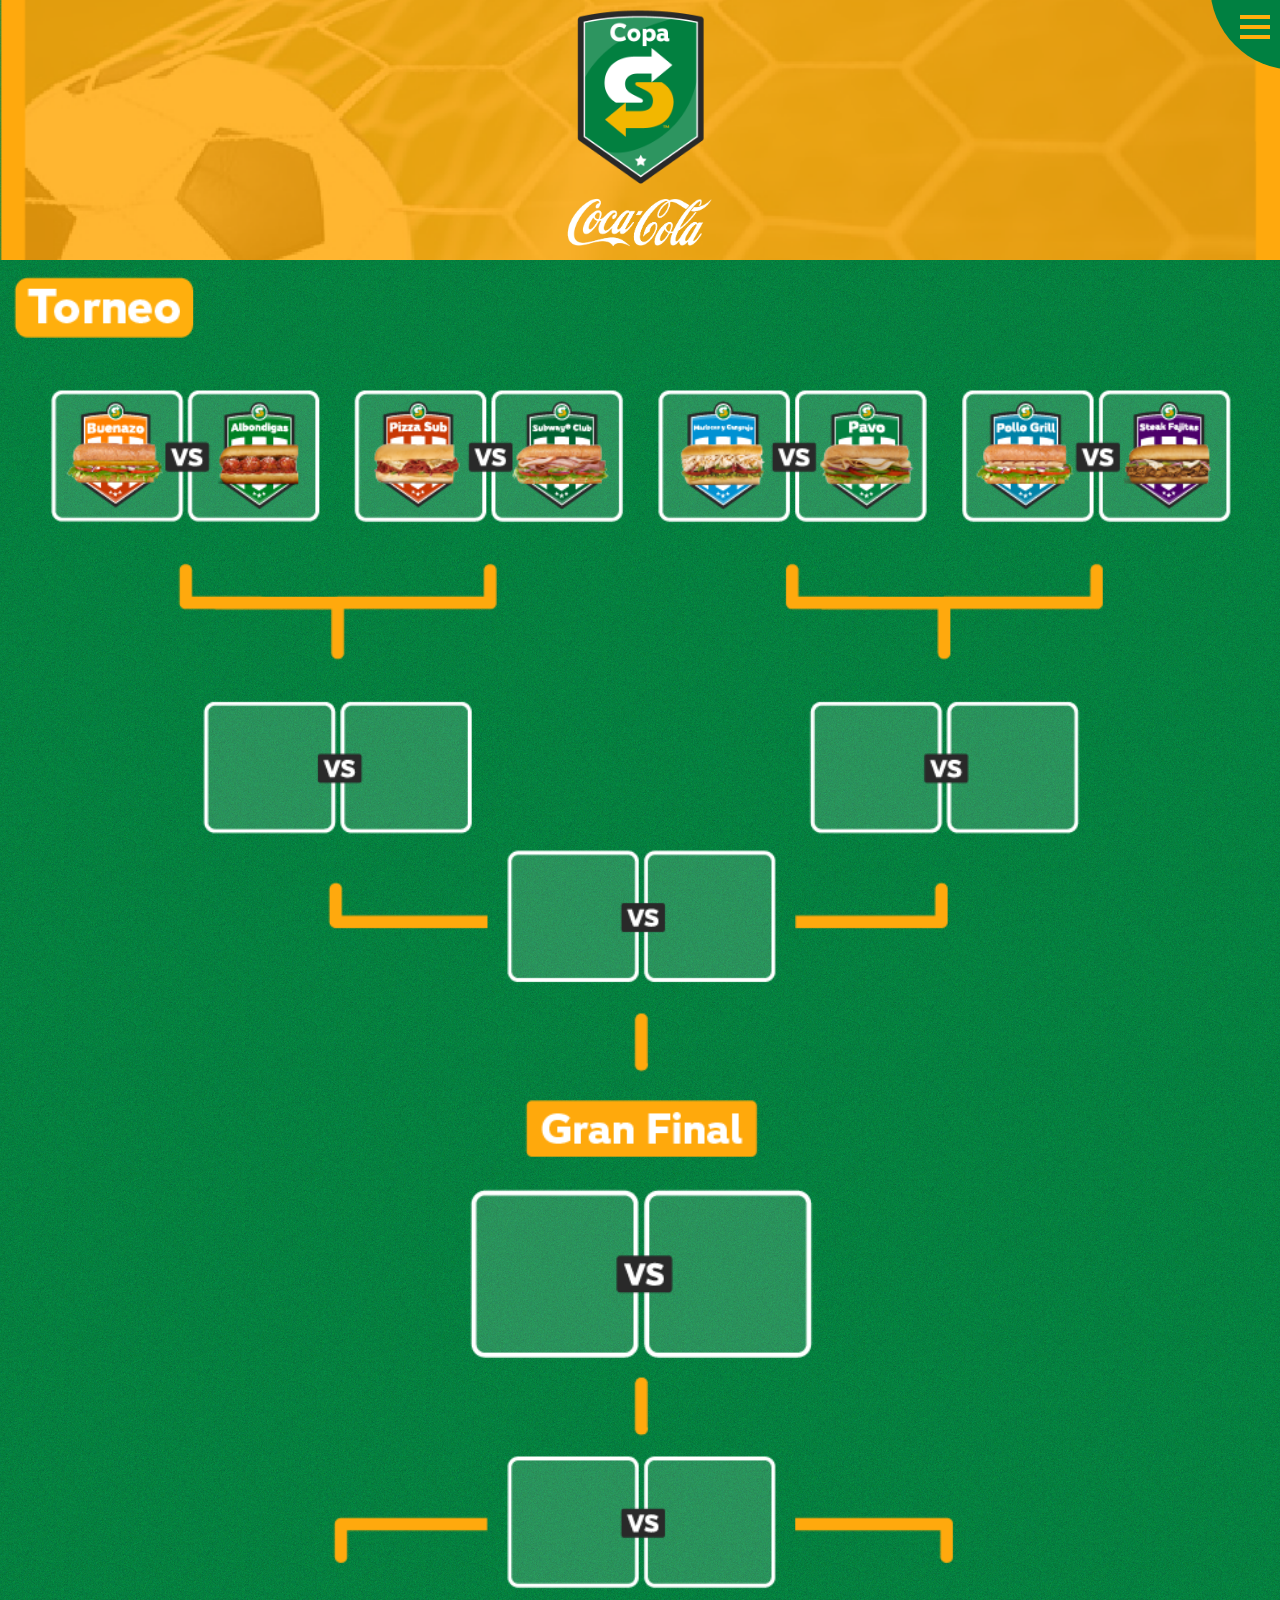
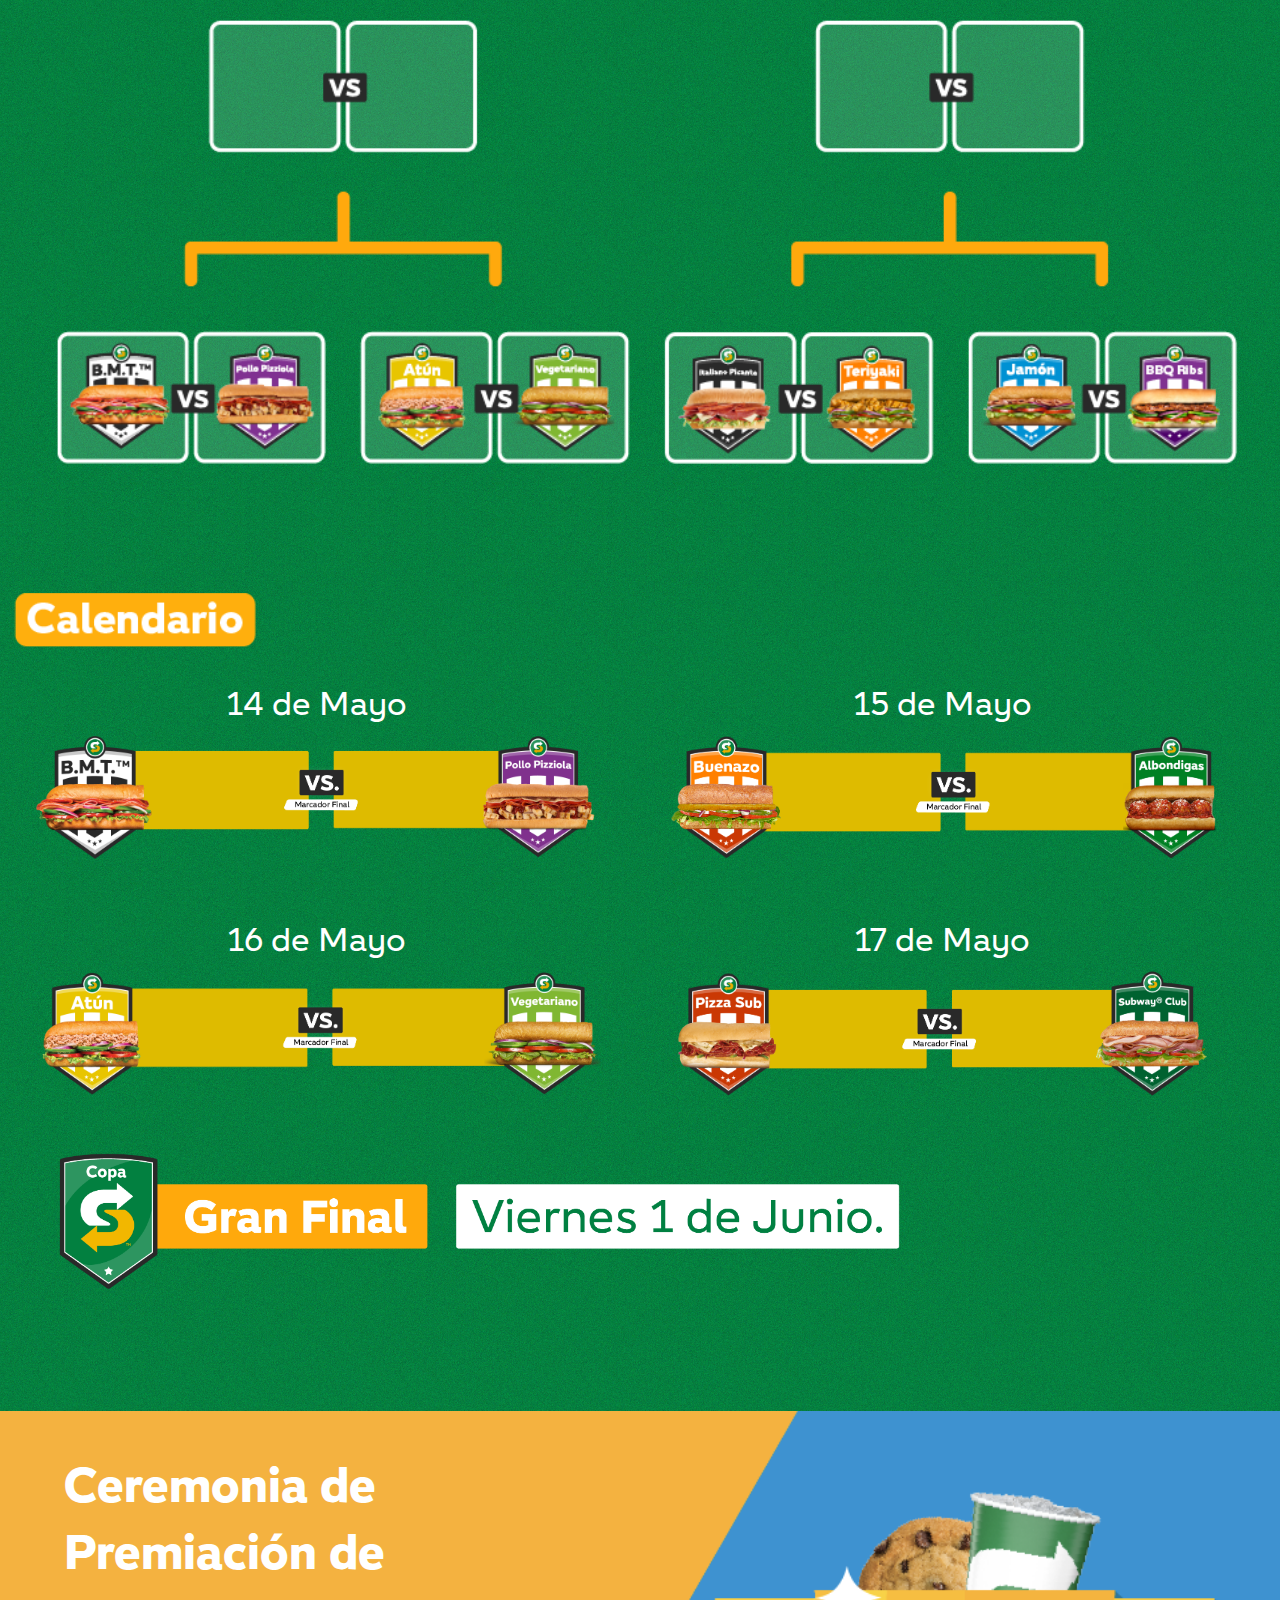
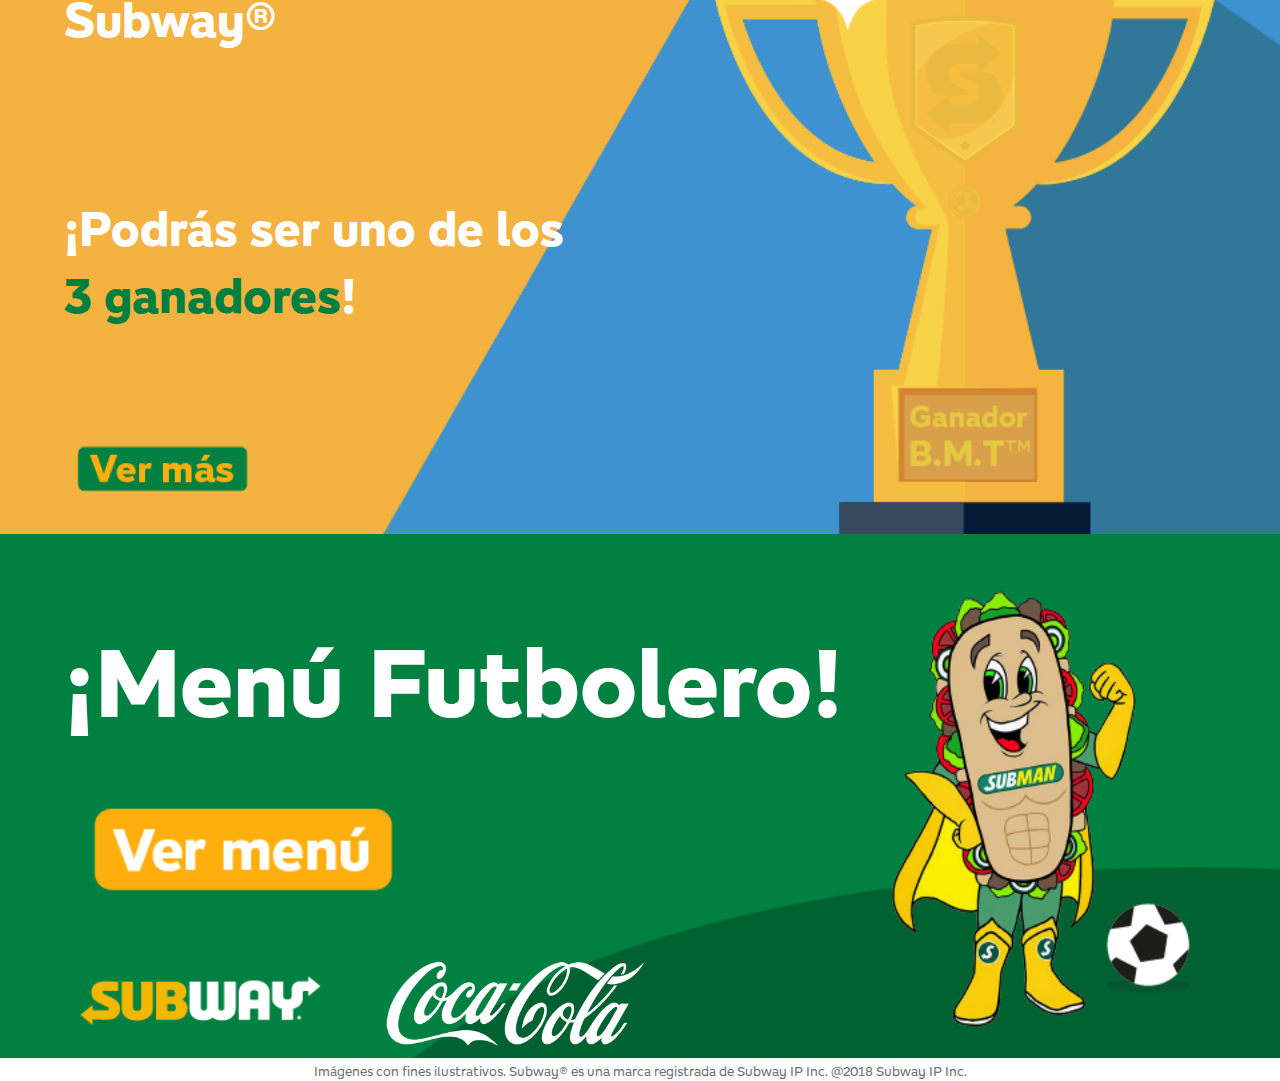
<file: index.html>
<!doctype html>
<html class="no-js" lang="">
    <head> 

<!-- Google Tag Manager -->
<script>(function(w,d,s,l,i){w[l]=w[l]||[];w[l].push({'gtm.start':
new Date().getTime(),event:'gtm.js'});var f=d.getElementsByTagName(s)[0],
j=d.createElement(s),dl=l!='dataLayer'?'&l='+l:'';j.async=true;j.src=
'https://www.googletagmanager.com/gtm.js?id='+i+dl;f.parentNode.insertBefore(j,f);
})(window,document,'script','dataLayer','GTM-WZDVN9M');</script>
<!-- End Google Tag Manager -->



        <meta charset="utf-8">
        <meta http-equiv="x-ua-compatible" content="ie=edge">
        <title>Copa Subway</title>
        <meta name="description" content="">
        <meta name="viewport" content="width=device-width, initial-scale=1">

        <link rel="manifest" href="site.webmanifest">
        <link rel="apple-touch-icon" href="icon.png">
        <!-- Place favicon.ico in the root directory -->
        <link rel="shortcut icon" href="favicon.ico" type="image/x-icon">

        <link rel="stylesheet" href="css/normalize.css">
        <link rel="stylesheet" href="css/main.css">
    </head>
    <body>

<!-- Google Tag Manager (noscript) -->
<noscript><iframe src="https://www.googletagmanager.com/ns.html?id=GTM-WZDVN9M"
height="0" width="0" style="display:none;visibility:hidden"></iframe></noscript>
<!-- End Google Tag Manager (noscript) -->


        <!--[if lte IE 9]>
            <p class="browserupgrade">You are using an <strong>outdated</strong> browser. Please <a href="https://browsehappy.com/">upgrade your browser</a> to improve your experience and security.</p>
        <![endif]-->
 
         <!-- Menu -->
        <label>
            <input type="checkbox">
            <span class="menu ">
                <span class="hamburger"></span>
            </span>
            <ul class="no-display">
                <li><a class="white-text"> Inicio</a></li>
                <li><a href="form.html"> Participar</a></li>
                <li><a href="info.html"> Premiación</a></li>
                <li><a href="menu.html"> Menú Futbolero</a></li>
                <li>
                    <img src="img/General/Logos/subway_logo.png" alt="Logo Subway">
                    <img src="img/General/Logos/Logo_Coca.png" alt="Logo Coca">
                </li>
            </ul>
        </label>

         <!-- Page Content -->
        <div class="container">
            <div class="home green-background">
                <img src="img/General/Fondos/1.png" alt="Fondo Inicio" >
                <div class="logos">
                    <img src="img/General/Logo_copa_subway.png" alt="Logo Copa">
                    <img src="img/General/Logos/Logo_Coca.png" alt="Logo Coca">
                </div>
            </div>

            <div class="tourtament green-background">
                <img src="img/General/torneo.png" alt="Torneo">
                <img src="img/General/LlavesCopa.png" alt="Llaves Torneo">
                <!-- <a class="no-underline yellow-text footlong" href="#">Ver más información de la copa <span><img class="down-arrow" src="img/General/flecha_abajo.png" alt="Fecla"></span></a>
                <p class="white-text">Agregále estilo a tu perfil con los colores de tu equipo favorito.*</p> -->
            </div>
 
            <div class="calendar green-background">
                <img src="img/General/calentario.png" alt="Logo Coca">
                <div class="games">
                    <div class="game">
                        <p>14 de Mayo</p>
                        <img src="img/PartidosCalendario/partido1.png" alt="BMT vs Pizziola">
                    </div>
                    <div class="game">
                        <p>15 de Mayo</p>
                        <img src="img/PartidosCalendario/partido2.png" alt="Atun vs Veggie">
                    </div>
                    <div class="game">
                        <p>16 de Mayo</p>
                        <img src="img/PartidosCalendario/partido3.png" alt="Italianop vs Teriyaki">
                    </div>
                    <div class="game">
                        <p>17 de Mayo</p>
                        <img src="img/PartidosCalendario/partido4.png" alt="Jamón vs BBQ">
                    </div>
                </div>
                <div class="final">
                    <img src="img/General/Gran Final.png" alt="Gran Final">
                </div>
            </div>

            <div class="ceremony">
                <img src="img/General/Fondos/3.png" alt="Ceremonia">
                <div class="three-winners">
                    <h2 class="white-text footlong">Ceremonia de Premiación de Subway<span class="rm">&#174</span></h2>
                    <h2 class="footlong white-text">¡Podrás ser uno de los <br><span class="green-text">3 ganadores</span>!</h2>
                    <a id="go-information" href="info.html"><img src="img/General/Ver_mas.png" alt="Ver mas"></a>
                </div>
            </div>

            <div class="menu">
                <img src="img/General/Subman_fondo.png" alt="Subman">
                <div class="menu-content">
                    <h2 class="white-text footlong">¡Menú Futbolero!</h2>
                    <a id="go-menu" href="menu.html">
                        <img src="img/General/ver_menu.png" alt="Ver menú">
                    </a>
                    <div class="menu-content-logos">
                        <img src="img/General/Logos/subway_logo.png" alt="Logo Subway">
                        <img src="img/General/Logos/Logo_Coca.png" alt="Logo Coca">
                    </div>
                </div>
            </div>
            <p class="cr sixInch">Imágenes con fines ilustrativos. Subway® es una marca registrada de Subway IP Inc. @2018 Subway IP Inc.</p>
            
        </div>
        
        <script src="js/vendor/modernizr-3.5.0.min.js"></script>
        <script src="https://code.jquery.com/jquery-3.2.1.min.js" integrity="sha256-hwg4gsxgFZhOsEEamdOYGBf13FyQuiTwlAQgxVSNgt4=" crossorigin="anonymous"></script>
        <script>window.jQuery || document.write('<script src="js/vendor/jquery-3.2.1.min.js"><\/script>')</script>
        <script src="js/plugins.js"></script>
        <script src="js/main.js"></script>

        <!-- Google Analytics: change UA-XXXXX-Y to be your site's ID. -->
        <script>
            window.ga=function(){ga.q.push(arguments)};ga.q=[];ga.l=+new Date;
            ga('create','UA-XXXXX-Y','auto');ga('send','pageview')
        </script>
        <script src="https://www.google-analytics.com/analytics.js" async defer></script>
    </body>
</html>
</file>
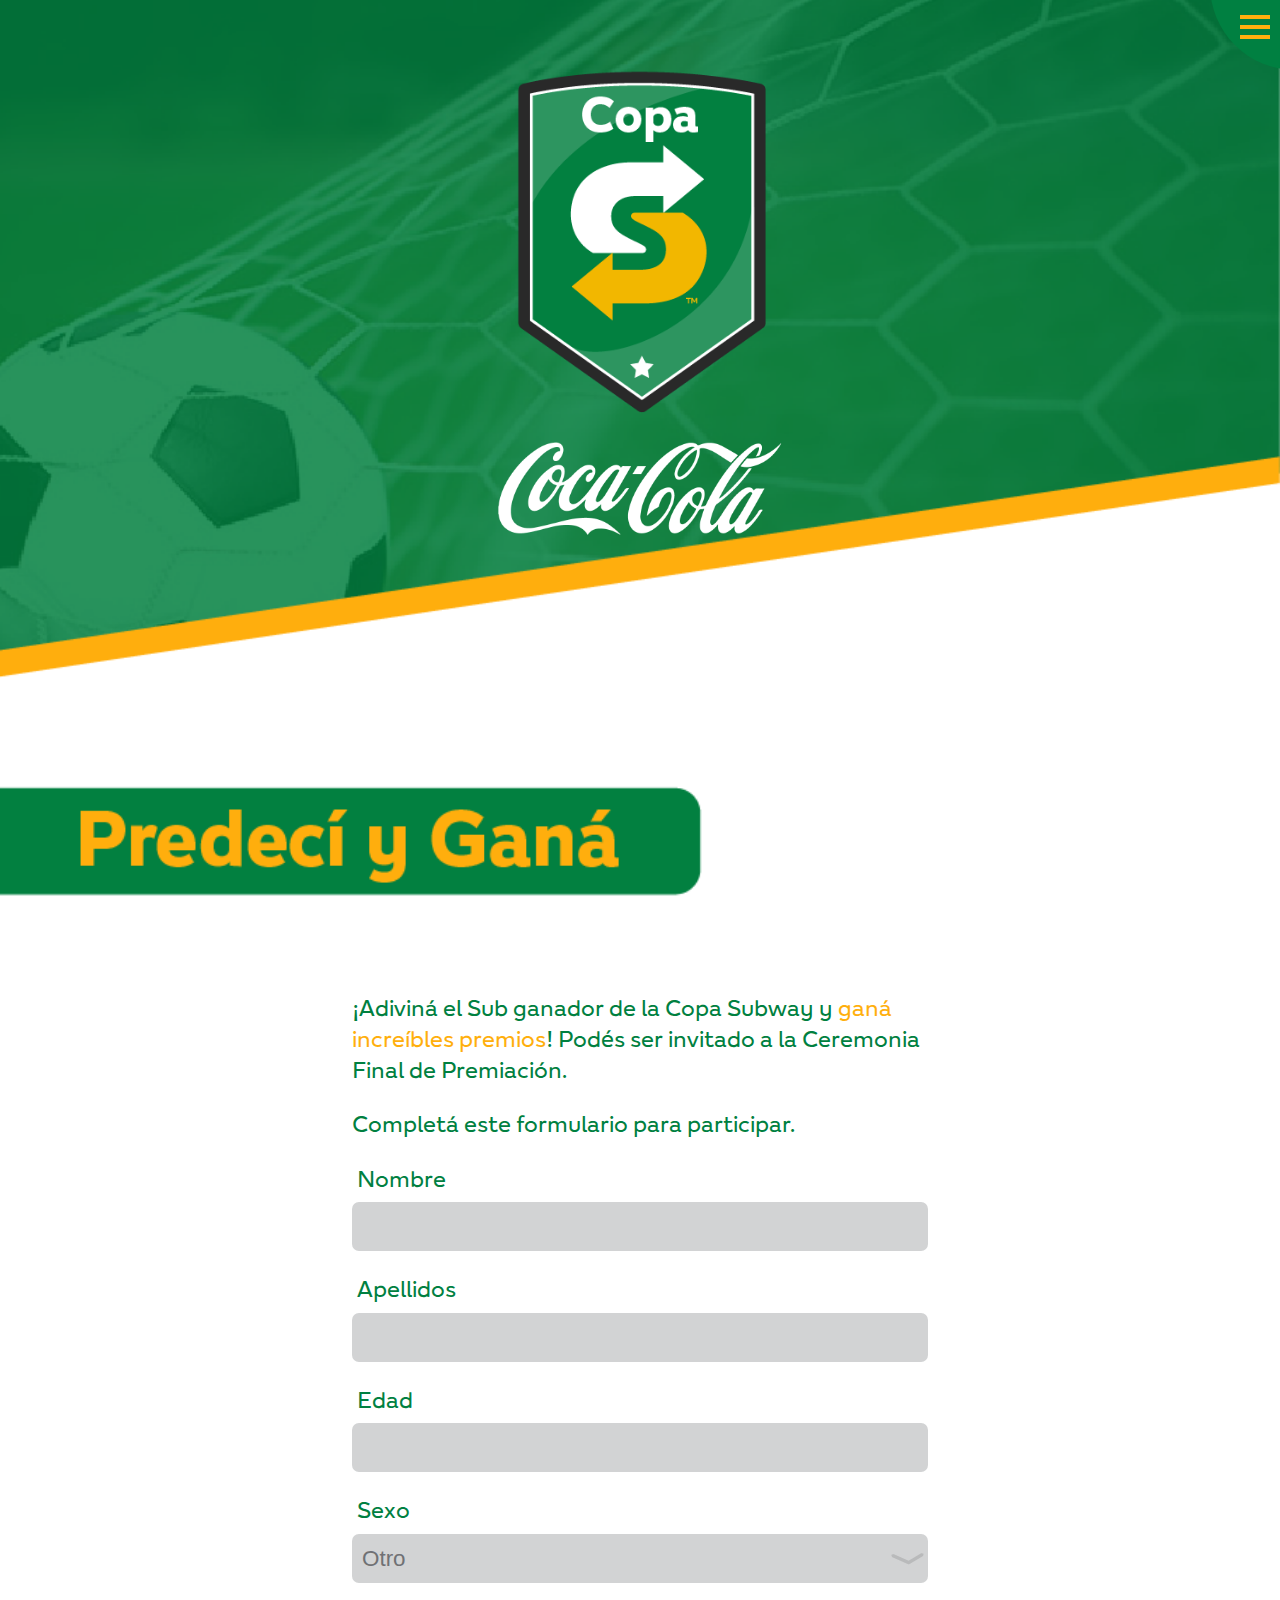
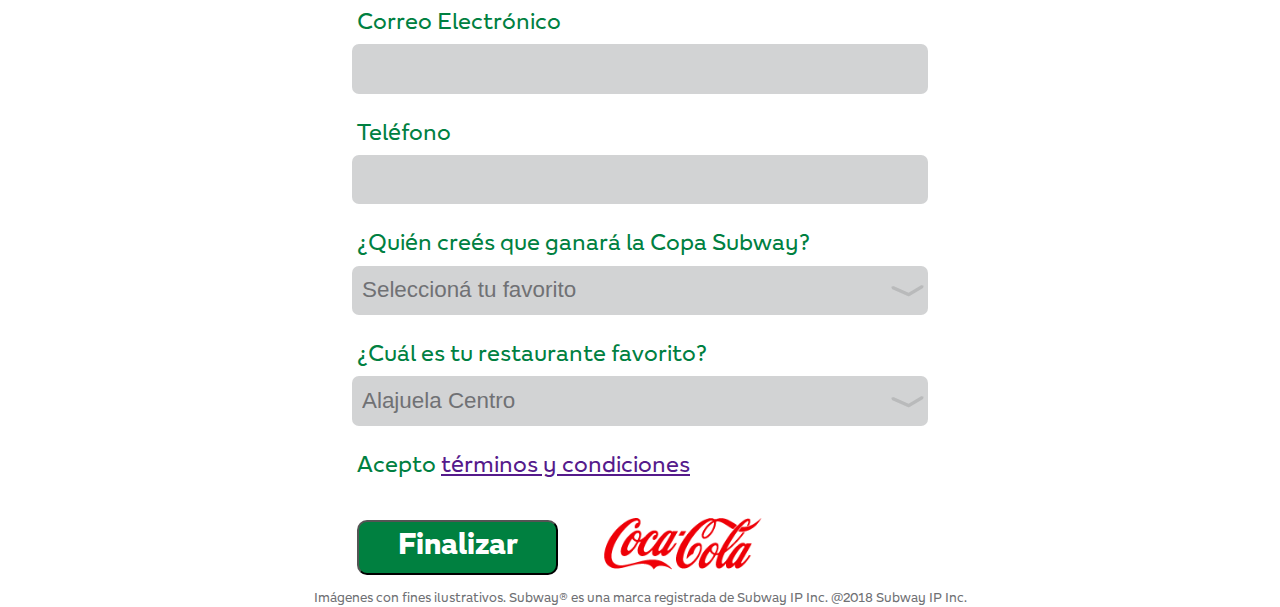
<file: form.html>
<!doctype html>
<html class="no-js" lang="">
    <head> 

<!-- Google Tag Manager -->
<script>(function(w,d,s,l,i){w[l]=w[l]||[];w[l].push({'gtm.start':
new Date().getTime(),event:'gtm.js'});var f=d.getElementsByTagName(s)[0],
j=d.createElement(s),dl=l!='dataLayer'?'&l='+l:'';j.async=true;j.src=
'https://www.googletagmanager.com/gtm.js?id='+i+dl;f.parentNode.insertBefore(j,f);
})(window,document,'script','dataLayer','GTM-WZDVN9M');</script>
<!-- End Google Tag Manager -->


        <meta charset="utf-8">
        <meta http-equiv="x-ua-compatible" content="ie=edge">
        <title>Copa Subway</title>
        <meta name="description" content="">
        <meta name="viewport" content="width=device-width, initial-scale=1">

        <link rel="manifest" href="site.webmanifest">
        <link rel="apple-touch-icon" href="icon.png">
        <!-- Place favicon.ico in the root directory -->
        <link rel="shortcut icon" href="favicon.ico" type="image/x-icon">

        <link rel="stylesheet" href="css/normalize.css">
        <link rel="stylesheet" href="css/main.css">
    </head>
    <body>

<!-- Google Tag Manager (noscript) -->
<noscript><iframe src="https://www.googletagmanager.com/ns.html?id=GTM-WZDVN9M"
height="0" width="0" style="display:none;visibility:hidden"></iframe></noscript>
<!-- End Google Tag Manager (noscript) -->

        <!--[if lte IE 9]>
            <p class="browserupgrade">You are using an <strong>outdated</strong> browser. Please <a href="https://browsehappy.com/">upgrade your browser</a> to improve your experience and security.</p>
        <![endif]-->

        <!-- Menu -->
        <label>
            <input type="checkbox">
            <span class="menu ">
                <span class="hamburger"></span>
            </span>
            <ul class="no-display">
                <li><a href="index.html"> Inicio</a></li>
                <li><a class="white-text"> Participar</a></li>
                <li><a href="info.html"> Premiación</a></li>
                <li><a href="menu.html"> Menú Futbolero</a></li>
                <li>
                    <img src="img/General/Logos/subway_logo.png" alt="Logo Subway">
                    <img src="img/General/Logos/Logo_Coca.png" alt="Logo Coca">
                </li>
            </ul>
        </label>
 
        <!-- Content -->
        <div class="container">
            <div>
                <div class="form-header">
                    <img src="img/Formulario/land-01.png" alt="Fondo Formulario" >
                    <div class="logos">
                        <img src="img/General/Logo_copa_subway.png" alt="Logo Copa">
                        <img src="img/General/Logos/Logo_Coca.png" alt="Logo Coca">
                    </div>
                </div>

                <div class="form-title">
                    <img src="img/Formulario/land-03.png" alt="Predecí y Ganá" >
                    <p class="green-text sixInch">¡Adiviná el Sub ganador de la Copa Subway y <a href="info.html" class="yellow-text no-underline">ganá increíbles premios</a>! Podés ser invitado a la Ceremonia Final de Premiación.</p>
                    <br> 
                    <p class="green-text sixInch">Completá este formulario para participar.</p>
                </div>

                <div class="form">
                    <form action="confirmation.php" novalidate method="post" id="contact_form">
                        <div class="form-group">
                            <label for="name">Nombre</label>
                            <input class="form-control"  type="text" name="name" id="name" required>
                        </div>

                        <div class="form-group">
                            <label for="lastName">Apellidos</label>
                            <input class="form-control"  type="text" name="lastName" id="lastName" required>
                        </div>

                        <div class="form-group">
                            <label for="age">Edad</label>
                            <input  class="form-control" type="number" name="age" id="age" min="12" max="99" required>
                        </div>

                        <div class="form-group">
                            <label for="sex">Sexo</label>
                            <select name="sex" id="sex" class="form-control" required>
                                <option value="O">Otro</option>
                                <option value="F">Femenino</option>
                                <option value="M">Masculino</option>
                            </select>
                        </div>

                        <div class="form-group">
                            <label for="email">Correo Electrónico</label>
                            <input class="form-control"  type="email" name="email" id="email" required>
                        </div>

                        <div class="form-group">
                            <label for="tel">Teléfono</label>
                            <input class="form-control" type="tel" name="tel" id="tel" required>
                        </div>

                        <div class="form-group">
                            <label for="winner">¿Quién creés que ganará la Copa Subway?</label>
                            <select name="winner" id="winner" class="form-control" required>
                                <option value="">Seleccion&aacute; tu favorito</option>
                                <option value="Albondigas">Albóndigas</option>
                                <option value="Atun">Atún</option>
                                <option value="BBQRibs">BBQ Ribs</option>
                                <option value="BMT">Italiano B.M.T. &trade;</option>
                                <option value="Buenazo">Pollo Buenazo</option>
                                <option value="ItalianoPicante">Italiano Picante</option>
                                <option value="Jamon">Jamón</option>
                                <option value="Mariscos">Mariscos y Cangrejo</option>
                                <option value="Pavo">Pechuga de Pavo</option>
                                <option value="Pizza">Pizza</option>
                                <option value="PolloGrill">Pollo Grill</option>
                                <option value="PolloPizziola">Pollo Pizziola</option>
                                <option value="PolloTeriyaki">Pollo Teriyaki</option>
                                <option value="SteakFajitas">Steak Fajitas</option>
                                <option value="Club">Subway Club &trade;</option>
                                <option value="Vegetariano">Vegetariano</option>

                            </select>
                        </div>

                        <div class="form-group">
                            <label for="favorite_place">¿Cuál es tu restaurante favorito?</label>
                            <select name="favorite_place" id="favorite_place" class="form-control" required>
                                                                <option value="Alajuela Centro">Alajuela Centro</option>
                                <option value="AM Tres Ríos">AM Tres Ríos</option>
                                <option value="American Free Zone">American Free Zone</option>
                                <option value="Anonos">Anonos</option>
                                <option value="Avenida Escazú">Avenida Escazú</option>
                                <option value="Avenida Segunda">Avenida Segunda</option>
                                <option value="Bambu">Bambu</option>
                                <option value="Barva">Barva</option>
                                <option value="Bulevar">Bulevar</option>
				<option value="CalderonGuardia">Calder&oacute;n Guardia</option>
				<option value="Calle2">Calle 2</option>
                                <option value="Cartago">Cartago</option>
                                <option value="City Mall">City Mall</option>
                                <option value="City Plaza">City Plaza</option>
                                <option value="Ciudad Quesada">Ciudad Quesada</option>
                                <option value="Clinica Bíblica">Clinica Bíblica</option>
                                <option value="Coronado">Coronado</option>
                                <option value="Curridabat">Curridabat</option>
                                <option value="Desamparados">Desamparados</option>
                                <option value="El Coco">El Coco</option>
                                <option value="Escazú">Escazú</option>
                                <option value="Forum II">Forum II</option>
                                <option value="Global Park">Global Park</option>
                                <option value="Grecia">Grecia</option>
                                <option value="Guápiles">Guápiles</option>
                                <option value="Guachipelín">Guachipelín</option>
                                <option value="Guadalupe">Guadalupe</option>
                                <option value="Heredia">Heredia</option>
                                <option value="Intel 2">Intel 2</option>
                                <option value="Jaco Tangerí">Jaco Tangerí</option>
                                <option value="Jaco Walk">Jaco Walk</option>
                                <option value="Lagunilla">Lagunilla</option>
                                <option value="Liberia">Liberia</option>
                                <option value="Limón">Limón</option>
                                <option value="Limonal">Limonal</option>
                                <option value="Lindora">Lindora</option>
                                <option value="Mall San Pedro">Mall San Pedro</option>
                                <option value="MultiFlores">MultiFlores</option>
                                <option value="Multiplaza del Este">Multiplaza del Este</option>
                                <option value="Multiplaza Escazu">Multiplaza Escazu</option>
                                <option value="Nicoya">Nicoya</option>
                                <option value="Paseo Colón">Paseo Colón</option>
                                <option value="Paseo las Flores">Paseo las Flores</option>
                                <option value="Paseo Metropoli">Paseo Metropoli</option>
                                <option value="Perez Zeledon">Perez Zeledon</option>
                                <option value="Pinares">Pinares</option>
                                <option value="Plaza Carolina">Plaza Carolina</option>
                                <option value="Plaza del Sol">Plaza del Sol</option>
                                <option value="Plaza Herradura">Plaza Herradura</option>
                                <option value="Plaza Lincoln">Plaza Lincoln</option>
                                <option value="Plaza Mayor">Plaza Mayor</option>
                                <option value="Plaza Real">Plaza Real</option>
                                <option value="Plaza Roble">Plaza Roble</option>
                                <option value="Plaza San Francisco Heredia">Plaza San Francisco Heredia</option>
                                <option value="Plaza">Plaza</option>
                                <option value="Quepos">Quepos</option>
                                <option value="Real Cariari">Real Cariari</option>
                                <option value="Rohrmoser">Rohrmoser</option>
                                <option value="Sabana">Sabana</option>
                                <option value="Sabanilla">Sabanilla</option>
                                <option value="San Francisco Dos Ríos">San Francisco Dos Ríos</option>
                                <option value="San Pedro">San Pedro</option>
                                <option value="Santa Cruz">Santa Cruz</option>
                                <option value="Santo Domingo">Santo Domingo</option>
                                <option value="Tamarindo">Tamarindo</option>
                                <option value="Tecnológico Cartago">Tecnológico Cartago</option>
                                <option value="Terramall">Terramall</option>
                                <option value="Terrazas">Terrazas</option>
                                <option value="Tibas">Tibas</option>
                                <option value="Torres Colon">Torres Colon</option>
                                <option value="Torres del Lago">Torres del Lago</option>
                                <option value="Tournón">Tournón</option>
                                <option value="U Latina">U Latina</option>
                                <option value="Uruca">Uruca</option>
                                <option value="Vía Colon">Vía Colon</option>
                                <option value="Yoses">Yoses</option>
                                <option value="Zapote">Zapote</option>


                            </select>
                        </div>
			<div class="form-group">
                            
			    <label for="Accept">Acepto <a href="">t&eacute;rminos y condiciones</a></label>
                        </div>

                        <div class="end-form clearfix">
                            <div class="submit-form">
                                <input type="submit" value="Finalizar">
                                                            </div>
                            <div class="logo-coca">
                                <img src="img/Formulario/land-07.png" alt="Logo Coca">
                            </div>
                        </div>
                    </form>
                </div>
                            <p class="cr sixInch">Imágenes con fines ilustrativos. Subway® es una marca registrada de Subway IP Inc. @2018 Subway IP Inc.</p>            </div>
        </div>
        
        <script src="js/vendor/modernizr-3.5.0.min.js"></script>
        <script src="https://code.jquery.com/jquery-3.2.1.min.js" integrity="sha256-hwg4gsxgFZhOsEEamdOYGBf13FyQuiTwlAQgxVSNgt4=" crossorigin="anonymous"></script>
        <script>window.jQuery || document.write('<script src="js/vendor/jquery-3.2.1.min.js"><\/script>')</script>
        <script src="js/plugins.js"></script>
        <script src="js/main.js"></script>

        <!-- Google Analytics: change UA-XXXXX-Y to be your site's ID. -->
        <script>
            window.ga=function(){ga.q.push(arguments)};ga.q=[];ga.l=+new Date;
            ga('create','UA-XXXXX-Y','auto');ga('send','pageview')
        </script>
        <script src="https://www.google-analytics.com/analytics.js" async defer></script>
    </body>
</html>
</file>
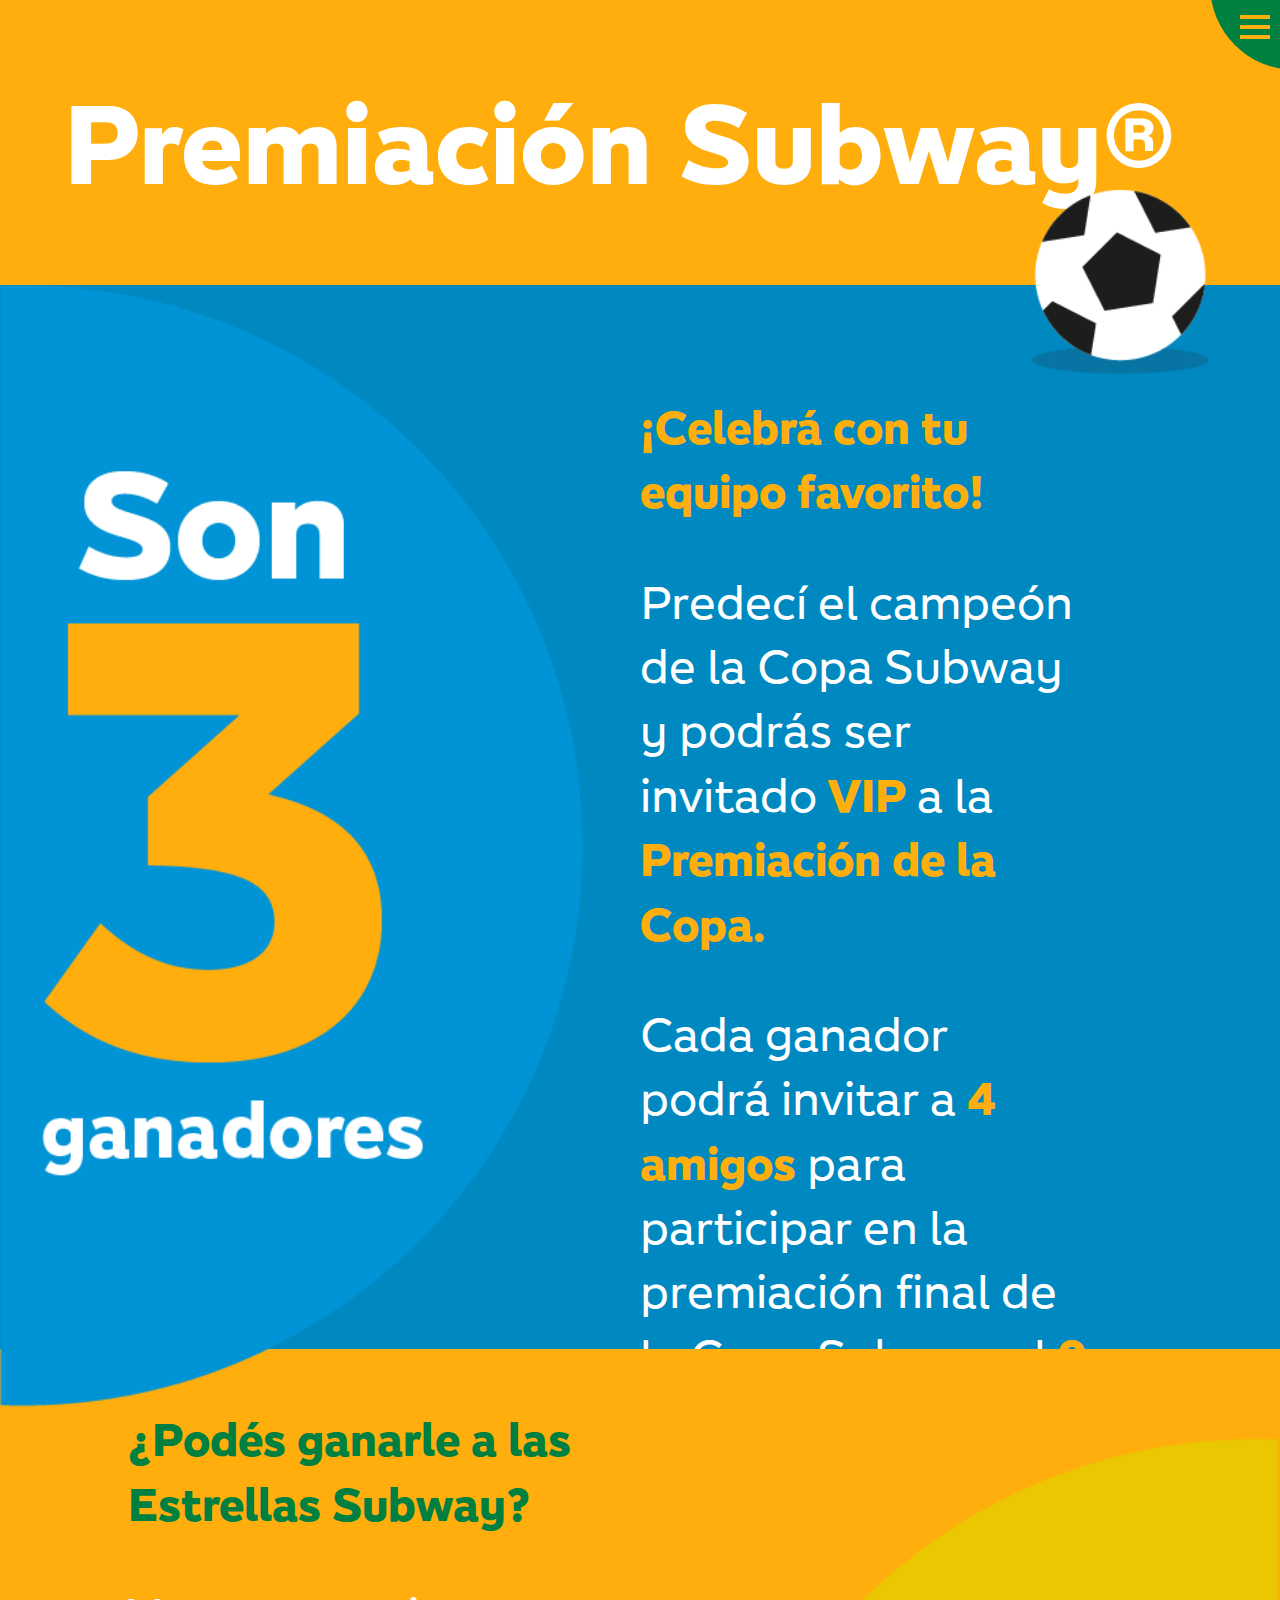
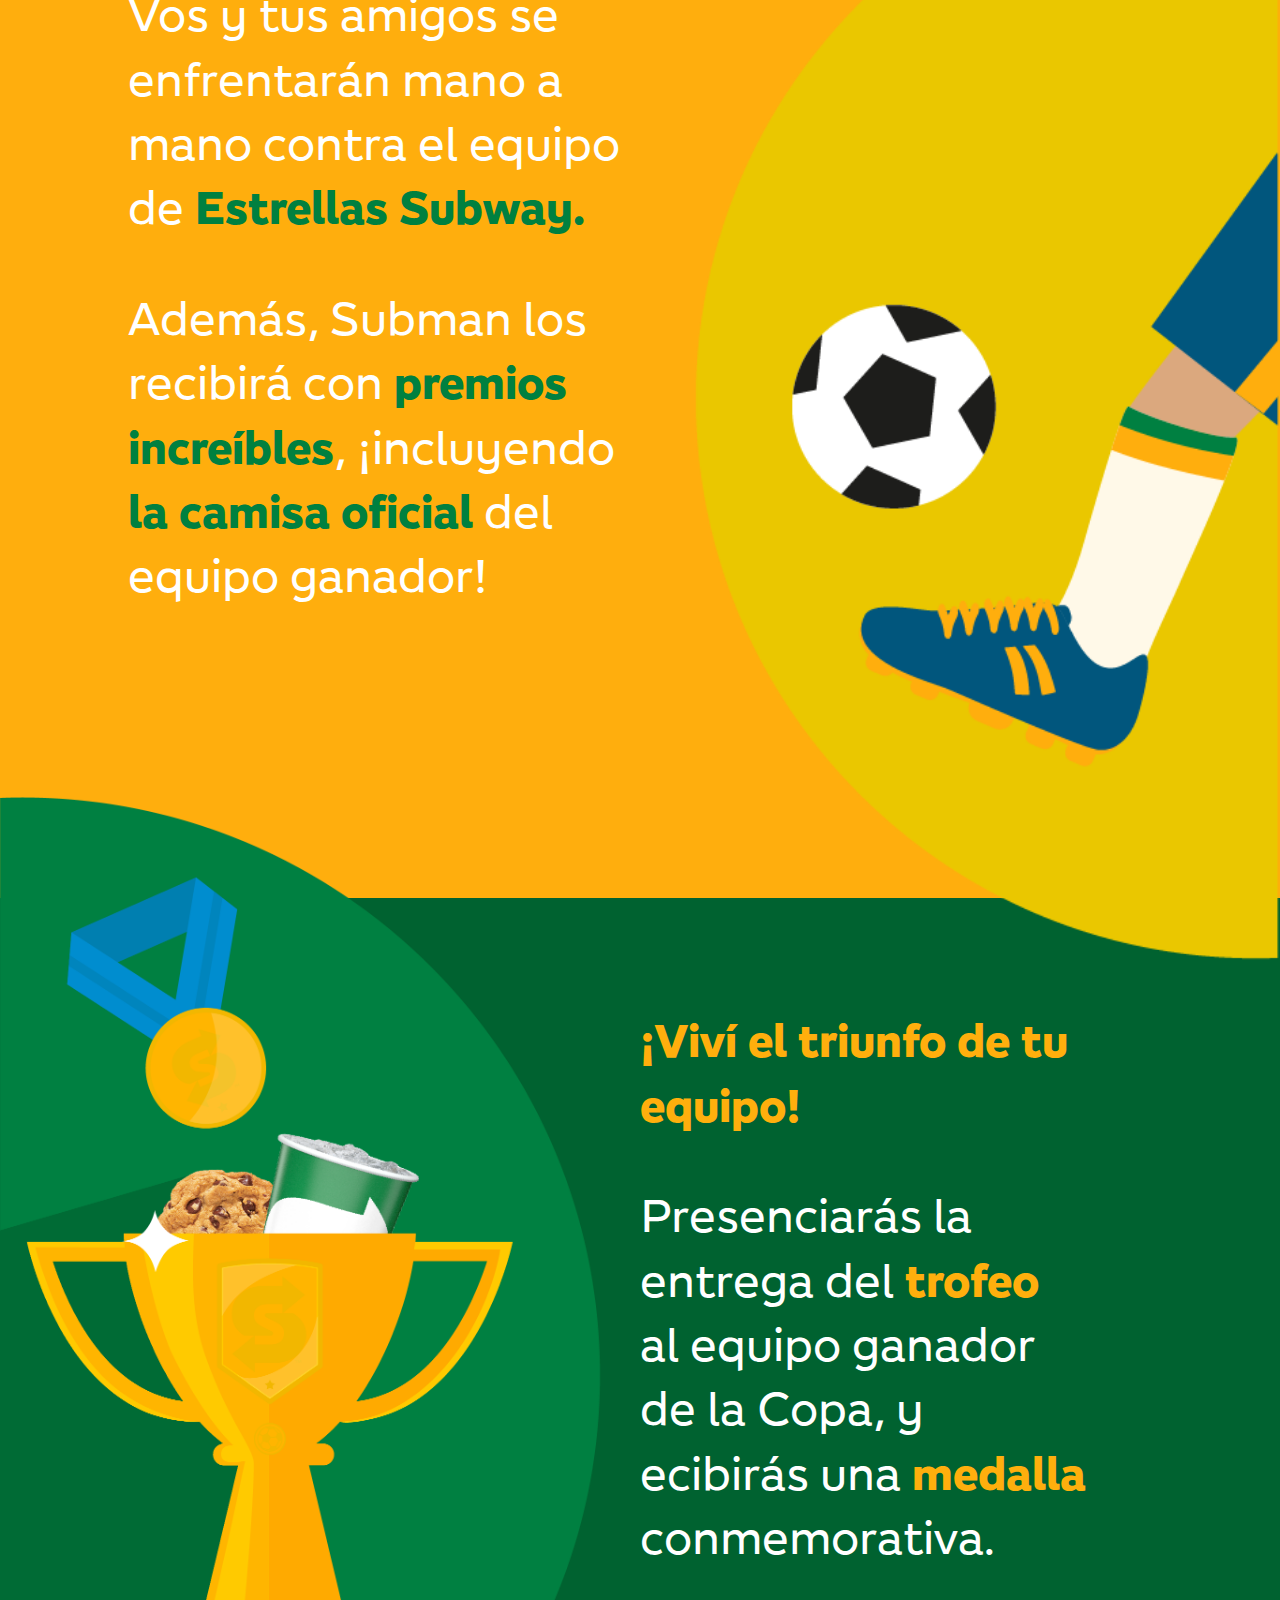
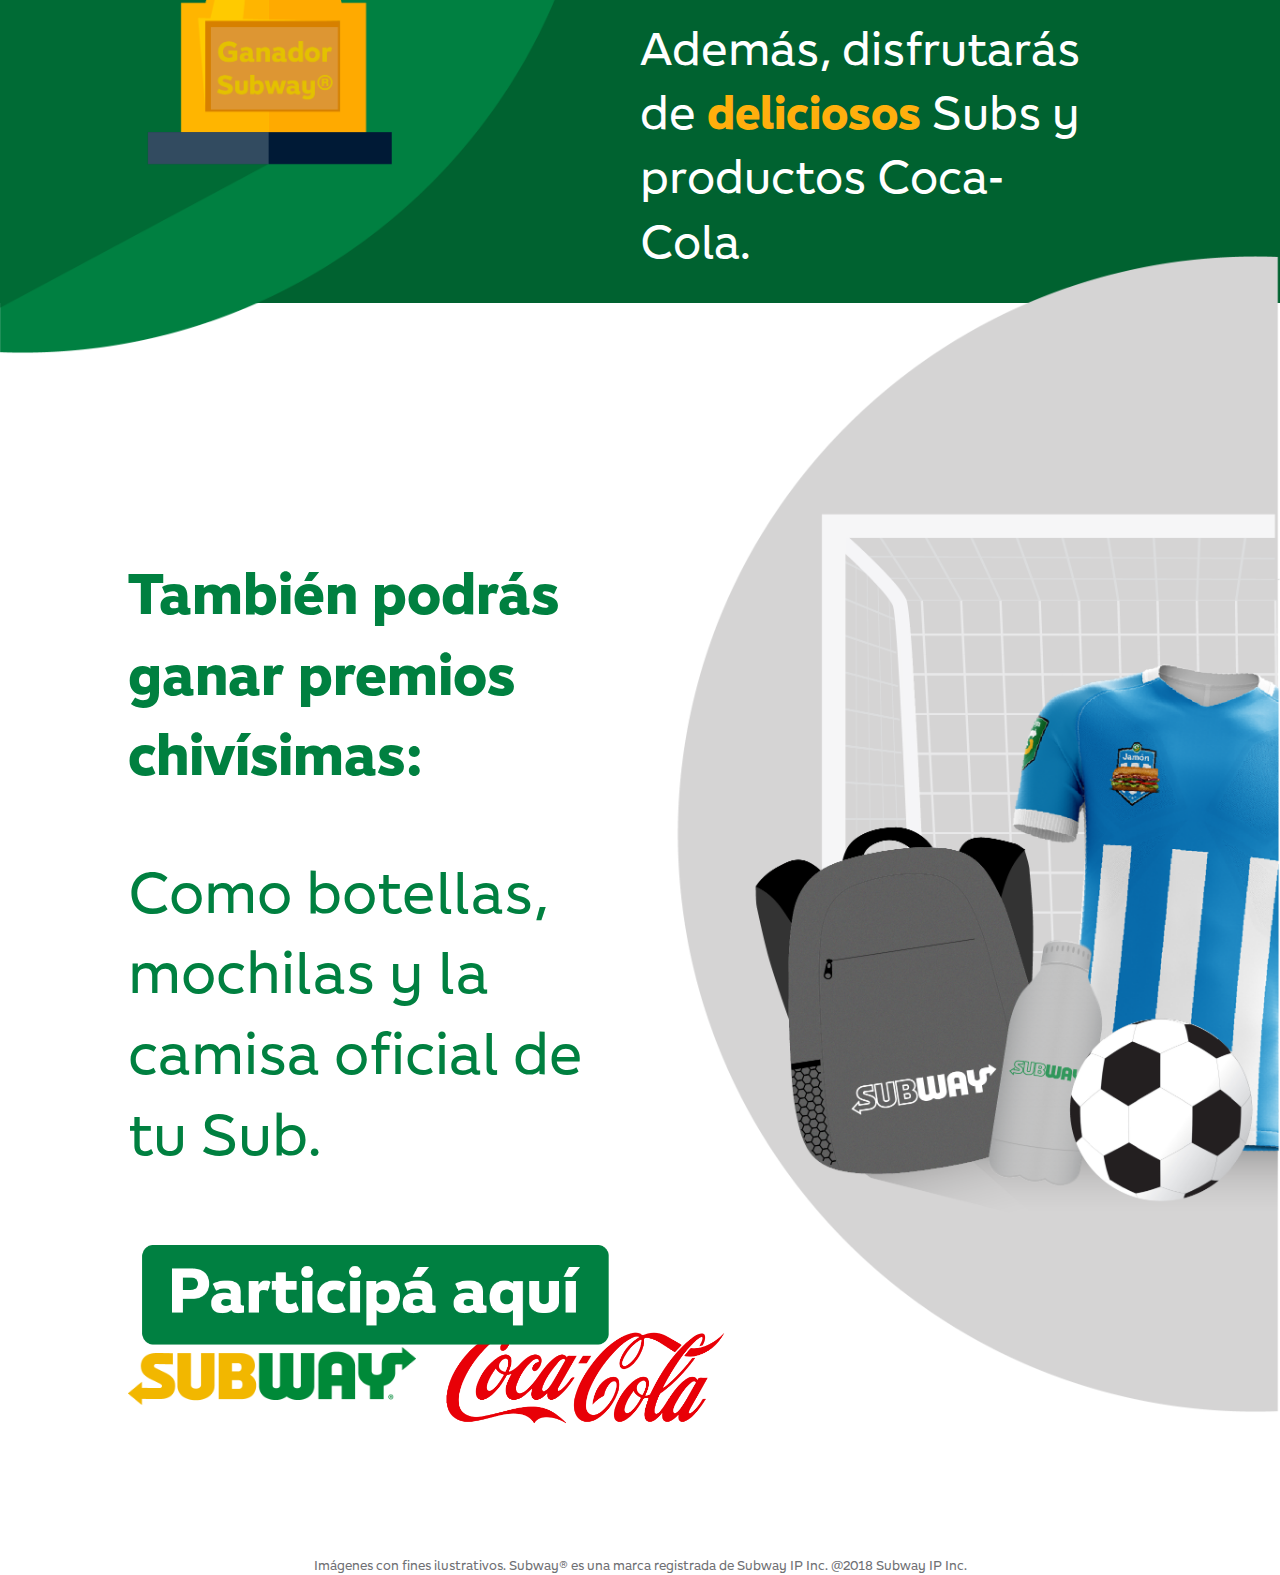
<file: info.html>
<!doctype html>
<html class="no-js" lang="">
    <head> 

<!-- Google Tag Manager -->
<script>(function(w,d,s,l,i){w[l]=w[l]||[];w[l].push({'gtm.start':
new Date().getTime(),event:'gtm.js'});var f=d.getElementsByTagName(s)[0],
j=d.createElement(s),dl=l!='dataLayer'?'&l='+l:'';j.async=true;j.src=
'https://www.googletagmanager.com/gtm.js?id='+i+dl;f.parentNode.insertBefore(j,f);
})(window,document,'script','dataLayer','GTM-WZDVN9M');</script>
<!-- End Google Tag Manager -->



        <meta charset="utf-8">
        <meta http-equiv="x-ua-compatible" content="ie=edge">
        <title>Copa Subway</title>
        <meta name="description" content="">
        <meta name="viewport" content="width=device-width, initial-scale=1">

        <link rel="manifest" href="site.webmanifest">
        <link rel="apple-touch-icon" href="icon.png">
        <!-- Place favicon.ico in the root directory -->
        <link rel="shortcut icon" href="favicon.ico" type="image/x-icon">

        <link rel="stylesheet" href="css/normalize.css">
        <link rel="stylesheet" href="css/main.css">
    </head>
    <body>

<!-- Google Tag Manager (noscript) -->
<noscript><iframe src="https://www.googletagmanager.com/ns.html?id=GTM-WZDVN9M"
height="0" width="0" style="display:none;visibility:hidden"></iframe></noscript>
<!-- End Google Tag Manager (noscript) -->


        <!--[if lte IE 9]>
            <p class="browserupgrade">You are using an <strong>outdated</strong> browser. Please <a href="https://browsehappy.com/">upgrade your browser</a> to improve your experience and security.</p>
        <![endif]-->
 
        <!-- Menu -->
        <label>
            <input type="checkbox">
            <span class="menu ">
                <span class="hamburger"></span>
            </span>
            <ul class="no-display">
                <li><a href="index.html"> Inicio</a></li>
                <li><a href="form.html"> Participar</a></li>
                <li><a class="white-text"> Premiación</a></li>
                <li><a href="menu.html"> Menú Futbolero</a></li>
                <li>
                    <img src="img/General/Logos/subway_logo.png" alt="Logo Subway">
                    <img src="img/General/Logos/Logo_Coca.png" alt="Logo Coca">
                </li>
            </ul>
        </label>
 
        <!-- Content -->
        <div class="container">
            <div class="info" id="information">
                <div class="info-header yellow-background">
                     <h1 class="white-text footlong">Premiación Subway®</h1>
                    
                </div>
                <div class="info-content1 blue-background">
                    <img src="img/Ceremonia/Fondos_Bola/bola.png" alt="Bola">
                    <img src="img/Ceremonia/SemiCirculos_Laterales/1.png" alt="Semicirculo 1">
                    <div class="info-text">
                        <p class="yellow-text footlong">¡Celebrá con tu equipo favorito!</p>
                        <p class="white-text sixInch">Predecí el campeón de la Copa Subway y podrás ser invitado <span class="yellow-text footlong">VIP</span> a la <span class="yellow-text footlong">Premiación de la Copa.</span></p>
                        <p class="white-text sixInch">Cada ganador podrá invitar a <span class="yellow-text footlong">4 amigos</span> para participar en la premiación final de la Copa Subway el <span class="yellow-text footlong">9 de junio de 2018.</span></p>
                    </div>
                </div> 
                <div class="info-content2 yellow-background">
                    <img src="img/Ceremonia/SemiCirculos_Laterales/2.png" alt="Semicirculo 2">
                    <div class="info-text">
                        <p class="green-text footlong">¿Podés ganarle a las Estrellas Subway?</p>
                        <p class="white-text sixInch">Vos y tus amigos se enfrentarán mano a mano contra el equipo de <span class="green-text footlong">Estrellas Subway.</span> </p>
                        <p class="white-text sixInch">Además, Subman los recibirá con <span class="green-text footlong">premios increíbles</span>, ¡incluyendo <span class="green-text footlong">la camisa oficial</span> del equipo ganador!</p>
                    </div>
                </div>
            </div>
            <div class="info-content3 green-background-info">
                <img src="img/Ceremonia/SemiCirculos_Laterales/3.png" alt="Semicirculo 3">
                <div class="info-text">
                    <p class="yellow-text footlong">¡Viví el triunfo de tu equipo!</p>
                    <p class="white-text sixInch">Presenciarás la entrega del <span class="yellow-text footlong">trofeo</span> al equipo ganador de la Copa, y ecibirás una<span class="yellow-text footlong"> medalla</span> conmemorativa.</p>
                    <p class="white-text sixInch">Además, disfrutarás de <span class="yellow-text footlong">deliciosos</span> Subs y productos Coca-Cola.</p>
                </div>
            </div>
            <div class="info-content4 white-background">
                <img src="img/Ceremonia/SemiCirculos_Laterales/4.png" alt="Semicirculo 4">
                <div class="info-text">
                    <p class="green-text footlong">También podrás ganar premios chivísimas:</p>
                    <p class="green-text sixInch">Como botellas, mochilas y la camisa oficial de tu Sub.</p>
                    <a href="form.html"><img src="img/Ceremonia/Boton.png" alt="Boton"></a>
                </div>
               
                <div class="logos clearfix">
			<img src="img/General/Logos/subway_logo_verde.png" style="margin-right:20px;" alt="Logo Subway">                    	
			<img src="img/General/Logos/Logo Coca Cola Rojo.png" alt="Logo Coca">
                    
                </div>
            </div>
                        <p class="cr sixInch">Imágenes con fines ilustrativos. Subway® es una marca registrada de Subway IP Inc. @2018 Subway IP Inc.</p>        </div>
        
        <script src="js/vendor/modernizr-3.5.0.min.js"></script>
        <script src="https://code.jquery.com/jquery-3.2.1.min.js" integrity="sha256-hwg4gsxgFZhOsEEamdOYGBf13FyQuiTwlAQgxVSNgt4=" crossorigin="anonymous"></script>
        <script>window.jQuery || document.write('<script src="js/vendor/jquery-3.2.1.min.js"><\/script>')</script>
        <script src="js/plugins.js"></script>
        <script src="js/main.js"></script>

        <!-- Google Analytics: change UA-XXXXX-Y to be your site's ID. -->
        <script>
            window.ga=function(){ga.q.push(arguments)};ga.q=[];ga.l=+new Date;
            ga('create','UA-XXXXX-Y','auto');ga('send','pageview')
        </script>
        <script src="https://www.google-analytics.com/analytics.js" async defer></script>
    </body>
</html>
</file>
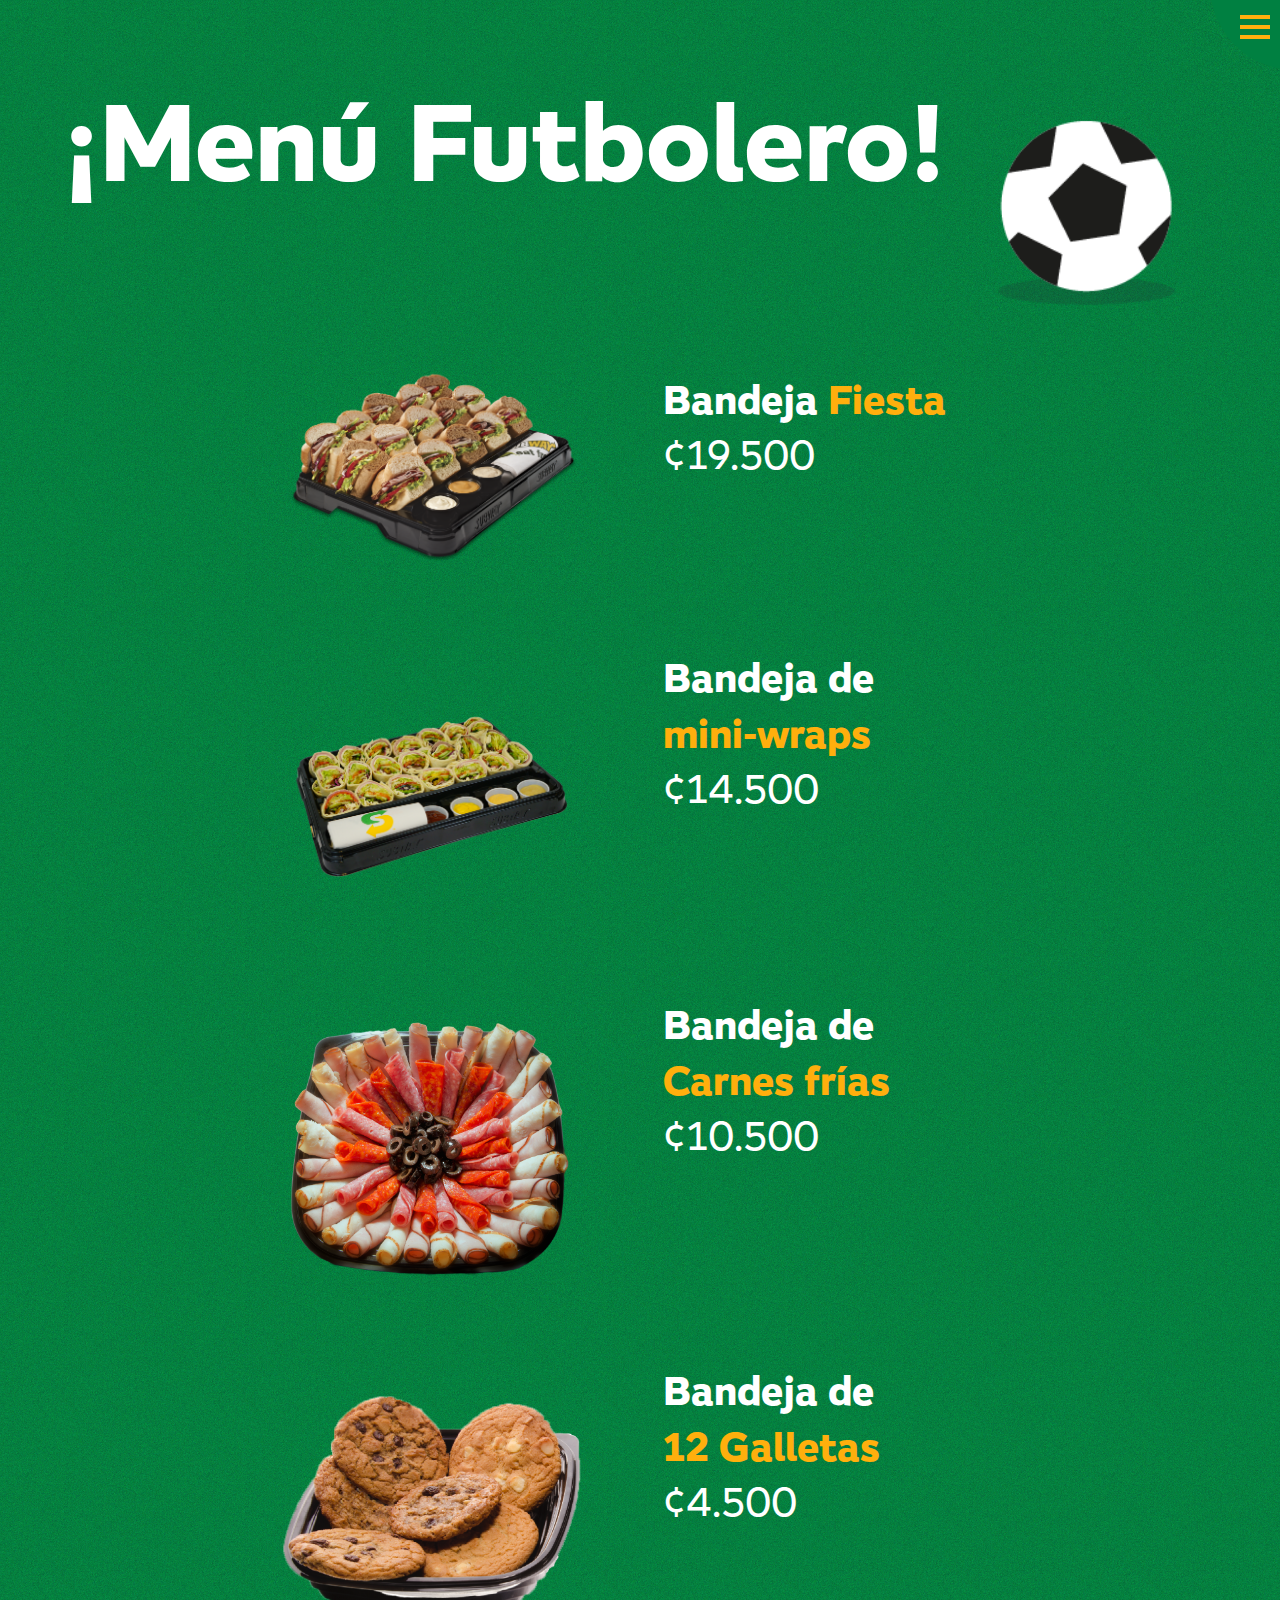
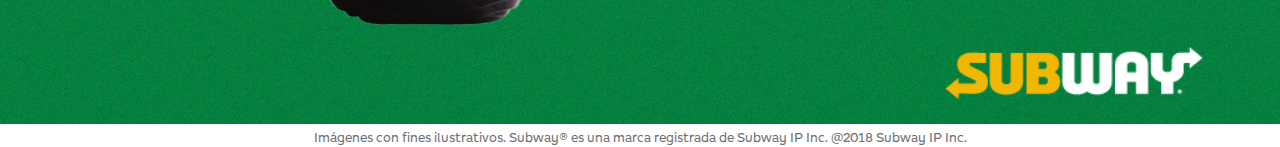
<file: menu.html>
<!doctype html>
<html class="no-js" lang="">
    <head> 


<!-- Google Tag Manager -->
<script>(function(w,d,s,l,i){w[l]=w[l]||[];w[l].push({'gtm.start':
new Date().getTime(),event:'gtm.js'});var f=d.getElementsByTagName(s)[0],
j=d.createElement(s),dl=l!='dataLayer'?'&l='+l:'';j.async=true;j.src=
'https://www.googletagmanager.com/gtm.js?id='+i+dl;f.parentNode.insertBefore(j,f);
})(window,document,'script','dataLayer','GTM-WZDVN9M');</script>
<!-- End Google Tag Manager -->


        <meta charset="utf-8">
        <meta http-equiv="x-ua-compatible" content="ie=edge">
        <title>Copa Subway</title>
        <meta name="description" content="">
        <meta name="viewport" content="width=device-width, initial-scale=1">

        <link rel="manifest" href="site.webmanifest">
        <link rel="apple-touch-icon" href="icon.png">
        <!-- Place favicon.ico in the root directory -->
        <link rel="shortcut icon" href="favicon.ico" type="image/x-icon">

        <link rel="stylesheet" href="css/normalize.css">
        <link rel="stylesheet" href="css/main.css">
    </head>
    <body>

<!-- Google Tag Manager (noscript) -->
<noscript><iframe src="https://www.googletagmanager.com/ns.html?id=GTM-WZDVN9M"
height="0" width="0" style="display:none;visibility:hidden"></iframe></noscript>
<!-- End Google Tag Manager (noscript) -->


        <!--[if lte IE 9]>
            <p class="browserupgrade">You are using an <strong>outdated</strong> browser. Please <a href="https://browsehappy.com/">upgrade your browser</a> to improve your experience and security.</p>
        <![endif]-->
 
        <!-- Menu -->
        <label>
            <input type="checkbox">
            <span class="menu ">
                <span class="hamburger"></span>
            </span>
            <ul class="no-display">
                <li><a href="index.html"> Inicio</a></li>
                <li><a href="form.html"> Participar</a></li>
                <li><a href="info.html"> Premiación</a></li>
                <li><a class="white-text"> Menú Futbolero</a></li>
                <li>
                    <img src="img/General/Logos/subway_logo.png" alt="Logo Subway">
                    <img src="img/General/Logos/Logo_Coca.png" alt="Logo Coca">
                </li>
            </ul>
        </label>

        <!-- Content -->
        <div class="container">
            <div class="menu-detail green-background" id="menu">
                <h2 class="white-text footlong">¡Menú Futbolero!</h2>
                <img src="img/Ceremonia/Fondos_Bola/bola.png" alt="Bola">
                <div class="menu-list">
                    <div class="menu-item">
                        <img src="img/Menu/MenuFutbolero-02.png" alt="Combo 1">
                        <div class="menu-item-text">
                            <p class="footlong white-text">Bandeja <span class="yellow-text">Fiesta</span></p>
                            <p class="sixInch white-text">¢19.500</p>
                        </div>
                    </div>
                    <div class="menu-item">
                        <img src="img/Menu/MenuFutbolero-03.png" alt="Combo 1">
                        <div class="menu-item-text">
                            <p class="footlong white-text">Bandeja de <br><span class="yellow-text">mini-wraps</span></p>
                            <p class="sixInch white-text">¢14.500</p>
                        </div>
                    </div>
                    <div class="menu-item">
                        <img src="img/Menu/MenuFutbolero-04.png" alt="Combo 1">
                        <div class="menu-item-text">
                            <p class="footlong white-text">Bandeja de <br><span class="yellow-text">Carnes frías</span></p>
                            <p class="sixInch white-text">¢10.500</p>
                        </div>
                    </div>
                    <div class="menu-item">
                        <img src="img/Menu/MenuFutbolero-05.png" alt="Combo 1">
                        <div class="menu-item-text">
                            <p class="footlong white-text">Bandeja de <br><span class="yellow-text">12 Galletas</span></p>
                            <p class="sixInch white-text">¢4.500</p>
                        </div>
                    </div>
                </div>
                <div class="end-menu-detail clearfix">
                    <img src="img/General/Logos/subway_logo.png" alt="Logo Subway">
                </div>
            </div>
            <p class="cr sixInch">Imágenes con fines ilustrativos. Subway® es una marca registrada de Subway IP Inc. @2018 Subway IP Inc.</p>        
        </div>
        
        <script src="js/vendor/modernizr-3.5.0.min.js"></script>
        <script src="https://code.jquery.com/jquery-3.2.1.min.js" integrity="sha256-hwg4gsxgFZhOsEEamdOYGBf13FyQuiTwlAQgxVSNgt4=" crossorigin="anonymous"></script>
        <script>window.jQuery || document.write('<script src="js/vendor/jquery-3.2.1.min.js"><\/script>')</script>
        <script src="js/plugins.js"></script>
        <script src="js/main.js"></script>

        <!-- Google Analytics: change UA-XXXXX-Y to be your site's ID. -->
        <script>
            window.ga=function(){ga.q.push(arguments)};ga.q=[];ga.l=+new Date;
            ga('create','UA-XXXXX-Y','auto');ga('send','pageview')
        </script>
        <script src="https://www.google-analytics.com/analytics.js" async defer></script>
    </body>
</html>
</file>
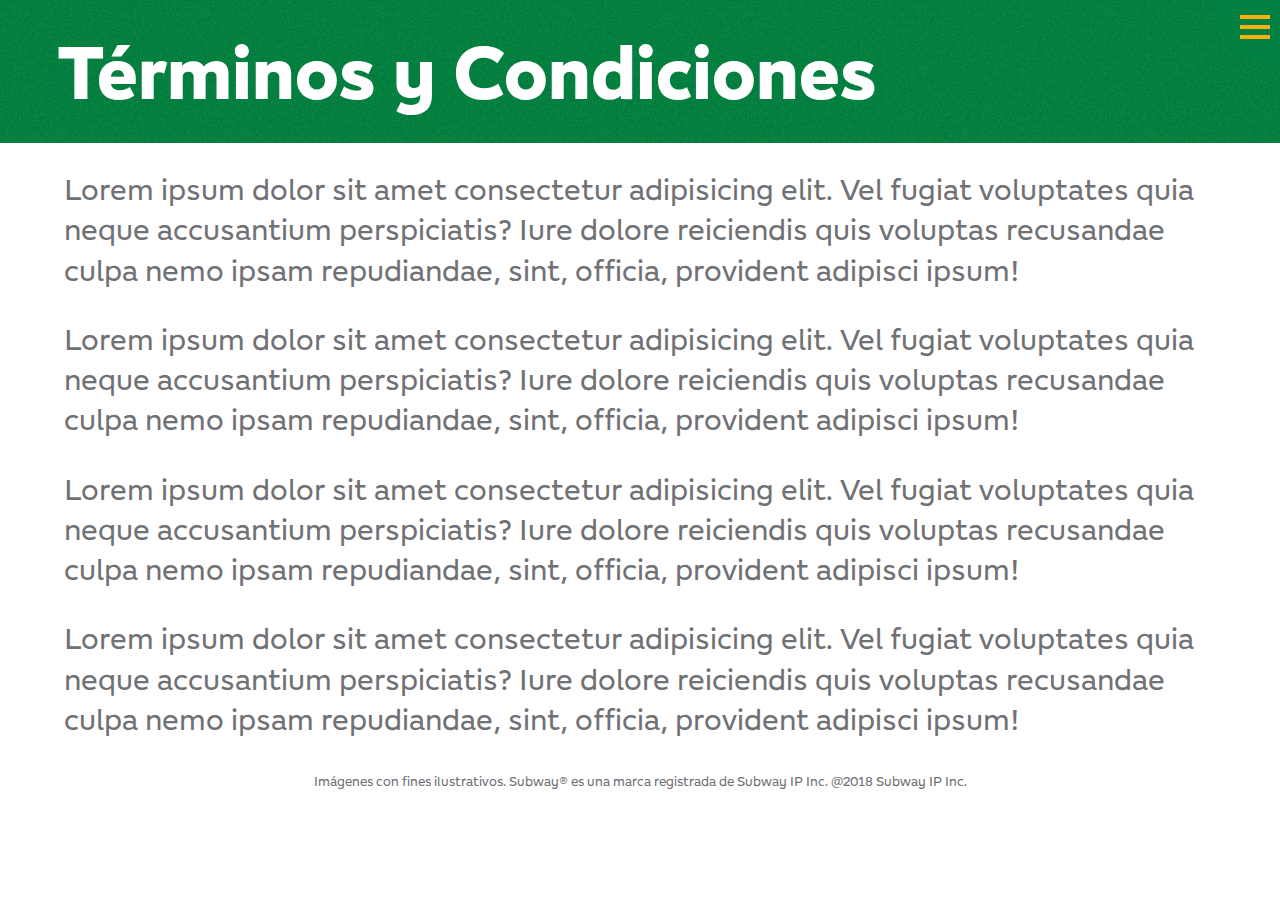
<file: terms.html>
<!doctype html>
<html class="no-js" lang="">
    <head> 

<!-- Google Tag Manager -->
<script>(function(w,d,s,l,i){w[l]=w[l]||[];w[l].push({'gtm.start':
new Date().getTime(),event:'gtm.js'});var f=d.getElementsByTagName(s)[0],
j=d.createElement(s),dl=l!='dataLayer'?'&l='+l:'';j.async=true;j.src=
'https://www.googletagmanager.com/gtm.js?id='+i+dl;f.parentNode.insertBefore(j,f);
})(window,document,'script','dataLayer','GTM-WZDVN9M');</script>
<!-- End Google Tag Manager -->



        <meta charset="utf-8">
        <meta http-equiv="x-ua-compatible" content="ie=edge">
        <title>Copa Subway</title>
        <meta name="description" content="">
        <meta name="viewport" content="width=device-width, initial-scale=1">

        <link rel="manifest" href="site.webmanifest">
        <link rel="apple-touch-icon" href="icon.png">
        <!-- Place favicon.ico in the root directory -->
        <link rel="shortcut icon" href="favicon.ico" type="image/x-icon">

        <link rel="stylesheet" href="css/normalize.css">
        <link rel="stylesheet" href="css/main.css">
    </head>
    <body>

<!-- Google Tag Manager (noscript) -->
<noscript><iframe src="https://www.googletagmanager.com/ns.html?id=GTM-WZDVN9M"
height="0" width="0" style="display:none;visibility:hidden"></iframe></noscript>
<!-- End Google Tag Manager (noscript) -->


        <!--[if lte IE 9]>
            <p class="browserupgrade">You are using an <strong>outdated</strong> browser. Please <a href="https://browsehappy.com/">upgrade your browser</a> to improve your experience and security.</p>
        <![endif]-->
 
        <!-- Menu -->
        <label>
            <input type="checkbox">
            <span class="menu ">
                <span class="hamburger"></span>
            </span>
            <ul class="no-display">
                <li><a href="index.html"> Inicio</a></li>
                <li><a href="form.html"> Participar</a></li>
                <li><a href="info.html"> Premiación</a></li>
                <li><a href="menu.html"> Menú Futbolero</a></li>
                <li>
                    <img src="img/General/Logos/subway_logo.png" alt="Logo Subway">
                    <img src="img/General/Logos/Logo_Coca.png" alt="Logo Coca">
                </li>
            </ul>
        </label>
 
        <!-- Content -->
        <div class="container">
            <div class="terms" >
                <div class="green-background">
                     <h1 class="white-text footlong">Términos y Condiciones</h1>
                </div>
                <div class="terms-text">
                    <p>Lorem ipsum dolor sit amet consectetur adipisicing elit. Vel fugiat voluptates quia neque accusantium perspiciatis? Iure dolore reiciendis quis voluptas recusandae culpa nemo ipsam repudiandae, sint, officia, provident adipisci ipsum!</p>
                    <p>Lorem ipsum dolor sit amet consectetur adipisicing elit. Vel fugiat voluptates quia neque accusantium perspiciatis? Iure dolore reiciendis quis voluptas recusandae culpa nemo ipsam repudiandae, sint, officia, provident adipisci ipsum!</p>
                    <p>Lorem ipsum dolor sit amet consectetur adipisicing elit. Vel fugiat voluptates quia neque accusantium perspiciatis? Iure dolore reiciendis quis voluptas recusandae culpa nemo ipsam repudiandae, sint, officia, provident adipisci ipsum!</p>
                    <p>Lorem ipsum dolor sit amet consectetur adipisicing elit. Vel fugiat voluptates quia neque accusantium perspiciatis? Iure dolore reiciendis quis voluptas recusandae culpa nemo ipsam repudiandae, sint, officia, provident adipisci ipsum!</p>
                </div>
                
            </div>      
            <p class="cr sixInch">Imágenes con fines ilustrativos. Subway® es una marca registrada de Subway IP Inc. @2018 Subway IP Inc.</p>        
        </div>
        
        <script src="js/vendor/modernizr-3.5.0.min.js"></script>
        <script src="https://code.jquery.com/jquery-3.2.1.min.js" integrity="sha256-hwg4gsxgFZhOsEEamdOYGBf13FyQuiTwlAQgxVSNgt4=" crossorigin="anonymous"></script>
        <script>window.jQuery || document.write('<script src="js/vendor/jquery-3.2.1.min.js"><\/script>')</script>
        <script src="js/plugins.js"></script>
        <script src="js/main.js"></script>

        <!-- Google Analytics: change UA-XXXXX-Y to be your site's ID. -->
        <script>
            window.ga=function(){ga.q.push(arguments)};ga.q=[];ga.l=+new Date;
            ga('create','UA-XXXXX-Y','auto');ga('send','pageview')
        </script>
        <script src="https://www.google-analytics.com/analytics.js" async defer></script>
    </body>
</html>
</file>
<file: css/main.css>
/*! HTML5 Boilerplate v6.0.1 | MIT License | https://html5boilerplate.com/ */

/*
 * What follows is the result of much research on cross-browser styling.
 * Credit left inline and big thanks to Nicolas Gallagher, Jonathan Neal,
 * Kroc Camen, and the H5BP dev community and team.
 */

/* ==========================================================================
   Base styles: opinionated defaults
   ========================================================================== */

html {
    color: #222;
    font-size: 1em;
    line-height: 1.4;
}

/*
 * Remove text-shadow in selection highlight:
 * https://twitter.com/miketaylr/status/12228805301
 *
 * Vendor-prefixed and regular ::selection selectors cannot be combined:
 * https://stackoverflow.com/a/16982510/7133471
 *
 * Customize the background color to match your design.
 */

::-moz-selection {
    background: #b3d4fc;
    text-shadow: none;
}

::selection {
    background: #b3d4fc;
    text-shadow: none;
}

/*
 * A better looking default horizontal rule
 */

hr {
    display: block;
    height: 1px;
    border: 0;
    border-top: 1px solid #ccc;
    margin: 1em 0;
    padding: 0;
}

/*
 * Remove the gap between audio, canvas, iframes,
 * images, videos and the bottom of their containers:
 * https://github.com/h5bp/html5-boilerplate/issues/440
 */

audio,
canvas,
iframe,
img,
svg,
video {
    vertical-align: middle;
}

/*
 * Remove default fieldset styles.
 */

fieldset {
    border: 0;
    margin: 0;
    padding: 0;
}

/*
 * Allow only vertical resizing of textareas.
 */

textarea {
    resize: vertical;
}

/* ==========================================================================
   Browser Upgrade Prompt
   ========================================================================== */

.browserupgrade {
    margin: 0.2em 0;
    background: #ccc;
    color: #000;
    padding: 0.2em 0;
}

/* ==========================================================================
   Author's custom styles
   ========================================================================== */
/*Globals*/
html{
    box-sizing: border-box;
}
html, body{
    height: 100%;
}

*, *::before, *::after{
    box-sizing: inherit;
}
div.container{
    width: 100%;
}
.white-background{
    background-image: url('../img/General/Fondos/5.png');
}
.green-background{
    background-image: url('../img/General/Fondos/2.png');
}
.yellow-background{
    background-image: url('../img/Ceremonia/Fondos_Bola/2.png');
}
.blue-background{
    background-image: url('../img/Ceremonia/Fondos_Bola/3.png'); 
}
.green-background-info{
    background-image: url('../img/Ceremonia/Fondos_Bola/4.png');
}
.no-underline{
    text-decoration: none;
}

.yellow-text{
    color: #ffaf0d;
}
.white-text{
    color: white;
}
.green-text{
    color: #008040;
}

@font-face {
    font-family: footlongOffice;
    src: url('../fonts/SubwayFootlongOffice.otf');
}
@font-face {
    font-family: footlong;
    src: url('../fonts/SubwayFootlong.otf');
}
@font-face {
    font-family: sixInch;
    src: url('../fonts/SubwaySix-Inch.otf');
}
@font-face {
    font-family: sixInchOffice;
    src: url('../fonts/SubwaySix-InchOffice.otf');
}
.footlong{
    font-family: footlongOffice;
}
.sixInch{
    font-family: sixInchOffice;
}
.no-display{
    display: none;
}
/*Menu*/
label .menu {
    position: fixed;
    right: -100px;
    top: -100px;
    z-index: 100;
    width: 170px;
    height: 170px;
    border-radius: 50% 50% 50% 50%;
    transition: .4s ease-in-out;
    box-shadow: 0 0 0 0 #FFF, 0 0 0 0 #FFF;
    cursor: pointer;
    background: #008041;
}
label .hamburger {
    position: absolute;
    top: 125px;
    left: 30px;
    width: 30px;
    height: 4px;
    background: #ffaf0d;
    display: block;
    -webkit-transform-origin: center;
            transform-origin: center;
    transition: .5s ease-in-out;
}
label .hamburger:after, label .hamburger:before {
    transition: .5s ease-in-out;
    content: "";
    position: absolute;
    display: block;
    width: 100%;
    height: 100%;
    background: #ffaf0d;
}
label .hamburger:before {
    top: -10px;
}
label .hamburger:after {
    bottom: -10px;
}
label input {
    display: none;
}
label input:checked + .menu {
    box-shadow: 0 0 0 100vw #008041, 0 0 0 100vh #008041;
    border-radius: 0;
    
}
label input:checked + .menu .hamburger {
    -webkit-transform: rotate(45deg);
            transform: rotate(45deg);
}
label input:checked + .menu .hamburger:after {
    -webkit-transform: rotate(90deg);
            transform: rotate(90deg);
    bottom: 0;
}
label input:checked + .menu .hamburger:before {
    -webkit-transform: rotate(90deg);
            transform: rotate(90deg);
    top: 0;
}
label input:checked + .menu + ul {
    opacity: 1;
}
label ul {
    z-index: 200;
    position: fixed;
    top: 40%;
    left: 50%;
    -webkit-transform: translate(-50%, -50%);
            transform: translate(-50%, -50%);
    opacity: 0;
    transition: .1s .2s ease-in-out;

    list-style: none;
    padding: 0;
    font-size: 1.3em;
    text-align: center;
}
label ul a {
    margin-bottom: 1em;
    color: #ffaf0d;
    display: block;
    text-decoration: none;
    font-family: footlongOffice;
}
label ul li img{
    width: 50%;
}
label ul li img:nth-child(2){
    float: right;
}
/*Home */
div.home{
    position: relative;
}

div.home > img{
    width: 100%;
}

div.home div.logos{
    position: absolute;
    top: 0;
    left: 50%;
}

div.home div.logos > img{
    width: 37px;
    display: block;
    position: relative;
    left: -50%;
}

/*Tourtament*/
div.tourtament{
    padding: 5px;
}
div.tourtament > img:nth-child(1){
    width: 80px;
}
div.tourtament > img:nth-child(2){
    width: 100%;
}
div.tourtament a{
    font-size: .8rem;
}
div.tourtament p{
    font-size: .5rem;
    margin: 0;
}
.down-arrow{
    width: 20px;
}

/*Calendar*/
div.calendar{
    padding: 5% 5px 5px 5px;
}

div.calendar > img:nth-child(1){
    width: 120px;
}
div.games div.game{
    width: 90%;
    margin: 20px auto;
}
div.games div.game img{
    width: 100%
}
div.games div.game p{
    font-family: sixInchOffice;
    text-align: center;
    color: white;
    margin: 0;
    font-size: 1em;
}
div.final{
    width: 90%;
    margin: 0 auto;
    margin-bottom: 8%;
}
div.final img{
    width: 100%;
}
/*Ceremony*/
div.ceremony{
    position: relative;
}
div.ceremony > img{
    width: 100%;
}
div.three-winners{
     width: 40%;
     position: absolute;
     top: 0;
     margin-left: 5%;
}
div.three-winners h2{
    font-size: .7rem;
}
div.three-winners h2:nth-child(2){
    padding: 20% 0;
    margin-bottom: 0;
}
div.three-winners img{
    width: 40%;
    display: block;
}

/*Menu*/
div.menu{
    position: relative;
}
div.menu > img{
    width: 100%;
}
div.menu-content{
    position: absolute;
    width: 70%;
    top: 0;
    margin-left: 5%;
}
div.menu-content h2{
    font-size: 1.4em;
    margin-bottom: 4%;
}
div.menu-content a img {
    width: 40%;
}
div.menu-content-logos{
    margin-top: 5%;
}
div.menu-content-logos img{
    width: 30%; 
}
div.menu-content-logos img:nth-child(2){
    margin-left: 5%;
}

/*Form */
div.form-header{
    position: relative;
}

div.form-header > img{
    width: 100%;
}

div.form-header div.logos{
    position: absolute;
    top: 0;
    left: 50%;
    margin-top: 4%;
}

div.form-header div.logos > img{
    width: 70px;
    display: block;
    position: relative;
    left: -50%;
}

div.form-title{
    width: 100%;
    margin-top: 5%;
}
div.form-title img{
    width: 60%;
    margin-left: -2%
}
div.form-title p{
    width: 90%;
    margin: 0 auto;
}
div.form-title p:nth-child(2){
    margin-top: 5%
}
div.form-group{
    margin: 20px auto;
    width: 90%;
}
div.form-group label{
    color: #008041; 
    padding: 5px;
}
div.form-group label, div.form-group input{
    display: block;
    font-family: sixInch;
}
div.form-group input, div.form-group select{
    background-color: #d2d3d4;
    border-radius: 7px;
    border: none;
    width: 100%;
    height: 35px;
    padding-left: 10px;
    color: #707174;
}
div.form-group input:focus, div.form-group select:focus{
    border-color: transparent;
    outline: 0;
}
#Accept{
    width: 20px;
    height: 15px;
}
div.form-group #Accept + label, #Accept{
    display: inline;
}
div.form-group select{
    background: url('../img/Formulario/land-05.png') no-repeat right #d2d3d4;
    -moz-appearance:none; /* Firefox */
    -webkit-appearance:none; /* Safari and Chrome */
    appearance:none;
}
div.end-form div.submit-form{
    margin-top: 2%;
}
div.end-form div.submit-form input{
    background: #008040;
    width: 90%;
    height: 55px;
    color: white;
    font-family: footlong;
    font-size: 30px;
    border-radius: 10px;
    display: block;
    padding: 8px;
    margin: 0 auto;
    cursor: pointer;
}
div.end-form div.submit-form p{
    text-align: center;
    margin-top: 5px;
    font-size: 10px;
}

div.logo-coca{
    margin: 0 auto;
    width: 60%;
}
div.logo-coca img{
    width: 100%;
}
p.cr{
    color: #707174;
    font-size: .5em;
    text-align: center;
    margin: 5px;
}
.was-validated .form-control:invalid {
    border: 1.5px solid #dc3545;
}
/*Info*/

div.info-header h1{
    font-size: 1.5em;
    margin: 0;
    padding:5%;
}

div.info-content1, 
div.info-content2,
div.info-content3,
div.info-content4{
    position: relative;
}
div.info-content1 img:nth-child(1){
    width: 20%;
    margin-top: -10%;
    position: absolute;
    right: 30px;
}
div.info-content1 img:nth-child(2){
    width: 50%;
    margin-bottom: -5%;
    position: relative;
    z-index: 1;
}
div.info-content1 div.info-text,
div.info-content3 div.info-text{
    float: right;
    width: 50%;
    font-size: 11px;
    padding: 5% 15% 0 0;
}

div.info-content2 img{
    width: 50%;
    margin-top: -5%;
    margin-left: 50%;
    margin-bottom: -5%;
    position: relative;
    z-index: 1;
}
div.info-content2 div.info-text,
div.info-content4 div.info-text{
    width: 50%;
    padding: 1% 1% 2% 10%;
    font-size: 11px;
    position: absolute;
    top: 0;
}
div.info-content3 > img{
    width: 50%;
    margin-top: -8%;
    position: relative;
    margin-bottom: -4%;
    z-index: 1;
}
div.info-content3 div.logos{
    position: absolute;
    bottom: 0;
    width: 100%;
    padding: 2%;
}
div.info-content4 > img{
    width: 50%;
    margin-top: -5%;
    margin-left: 50%;
    position: relative;
    z-index: 1;
}
div.info-content4 div.info-text{
    padding-top: 15%;
}
div.info-content4 div.info-text > a > img{
    width: 100%;
}
div.info-content4 div.logos{
    margin: -7% 0 10% 10%;
}
div.info-content4 div.logos img{
    width: 25%;
}

/*Menu Detail*/
div.menu-detail h2{
    margin: 0;
    padding: 5%;
    font-size: 1.6em;
}
div.menu-detail > img{
    position: absolute;
    right: 0;
    width: 15%;
    margin-top: -10%;
    margin-right: 15%;
}
div.menu-detail div.menu-list,
div.end-menu-detail{
    width: 90%;
    margin: 0 auto;
}
div.menu-detail div.menu-item img{
    width: 40%;
    margin: 3%;
    display: inline-block;
}
div.end-menu-detail{
    font-size: .6em;
}
div.end-menu-detail img{
    width: 25%;
    float: right;
    margin-top: -2%;
}
div.menu-item{
    margin-top: 7%;
}
div.menu-item-text{
    display: inline-block;
}
div.menu-item-text p{
    margin: 0;
    margin-left: 20px;
}

/*Confirmation Page*/
div.confirmation{
    position: relative;
}
div.confirmation-backgroung{
    width: 100%
}
div.header-text{
    text-align: center;
    margin-top: 5%;
    font-size: 1em;
}
div.header-text h1{
    margin-bottom: 0;
}
div.header-text h2{
    margin: 0;
}
div.header-text h3{
    margin-top: 0;
}
div.confirmation-backgroung img{
    width: 100%;
}
div.confirmation-content{
    position: absolute;
    top: 0;
    width: 100%;
}
div.images-center {
    width: 50%;
    margin: 5% auto;
}
div.images-center > img,
div.images-center a img{
    width: 100%;
    display: block;
}
div.confirmation-footer{
    width: 100%;
    margin-top: 15%;
}
div.confirmation-footer img{
    width: 35%;
}
div.confirmation-footer img:nth-child(2){
    float: right;
}
/*Terms and conditions*/
div.terms h1{
    margin: 0;
    margin-left: 3%;
    font-size: 1.3em;
    padding: 20px;
}
div.terms div.terms-text {
    width: 90%;
    margin: 30px auto;
}

div.terms div.terms-text p{
    font-family: sixinch;
    font-size: 1em;
    color: #707174;
}
/* Medias Querys */
@media only screen and (min-width: 565px){

    /*Home*/
    div.home div.logos > img{
        width: 65px;
    }
    /*Info*/
    div.info-header h1,
    div.terms h1 {
        font-size: 2em;
    }

    div.info-content1 div.info-text,
    div.info-content2 div.info-text,
    div.info-content3 div.info-text,
    div.info-content4 div.info-text{
        font-size: 18px;
    }
}
@media only screen and (min-width:600px){

    /*Home*/
    div.home div.logos > img{
        width: 75px;
    }

    /*Tourtament*/
    div.tourtament > img:nth-child(1){
        width: 160px;
    }
    div.tourtament a{
        font-size: 1.2rem;
        margin-left: 10px;
    }
    div.tourtament p{
        font-size: .8rem;
        margin-left: 10px;
    }
    .down-arrow{
        width: 40px;
    }

    /*Calendar*/
    div.calendar > img:nth-child(1){
        width: 200px;
    }

    /*Ceremony*/
    div.three-winners h2{
        font-size: 1.6rem;
    }

    /*Menu*/
    div.menu-content h2{
        font-size: 2.9em;
    }
    div.menu-detail > img{
        width: 20%;
        margin-top: -15%;
        margin-right: 5%;
    }

    /*Form*/
    div.form{
        width: 70%;
        margin: 0 auto;
    }
     
    div.form-title p{
        width: 62%;
        margin: 0 auto;
    }
    div.form-header div.logos > img{
        width: 140px;
    }
    div.end-form div.submit-form{
        float: left;
        width: 35%;
        margin-left: 4%;
    }
    div.end-form div.logo-coca{
        float: left;
        width: 28%;
        margin-left: 4%;
    }
   
    /*Info*/
    div.info-header h1,
    div.terms h1 {
        font-size: 3em;
    }
    div.info-content1 div.info-text,
    div.info-content2 div.info-text,
    div.info-content3 div.info-text,
    div.info-content4 div.info-text{
        font-size: 20px;
    }

    /*Menu Detail*/
    div.menu-detail h2 {
        font-size: 3.4em;
    }
    div.menu-detail div.menu-list {
        width: 80%;
    }
    div.end-menu-detail {
        font-size: 1em;
    }

    /*Confirmation Page*/
    div.header-text{
        font-size: 1.6em;
    }
    div.images-center {
        width: 25%;
    }
}

@media only screen and (min-width:768px){

     /*Home*/
     div.home div.logos > img{
        width: 85px;
    }

    /*Menu*/
    label ul{
        font-size: 2.5em;
    }

    /*Calendar*/
    div.calendar > img:nth-child(1){
        width: 220px;
    }
    div.games div.game p {
        font-size: 1.2em;
    }
    div.games div.game{
        width: 49%;
        display: inline-block;
        margin: 0;
        padding: 25px;
    }
    div.final{
        width: 70%;
        margin-left: 30px;
    }
    /*Ceremony*/
    div.three-winners h2{
        font-size: 1.6rem;
    }

    /*Menu*/
    div.menu-content h2{
        font-size: 3.2em;
    }
   
    p.cr{
        font-size: .8em;
    }

    /*Form*/
    div.form-header div.logos > img{
        width: 160px;
    }
    /*Info*/
    div.info-header h1,
    div.terms h1 {
        font-size: 3.6em;
    }
    div.info-content1 div.info-text,
    div.info-content2 div.info-text,
    div.info-content3 div.info-text,
    div.info-content4 div.info-text{
        font-size: 26px;
    }
    div.info-content4 div.info-text{
        font-size: 2em;
    }

    /*Menu Detail*/
    div.menu-detail h2 {
        font-size: 3.8em;
    }
    
    div.end-menu-detail {
        font-size: 1.2em;
    }

    div.menu-item-text p{
       font-size: 2em;
        margin-left: 30px;
    }
    
    /*Confirmation Page*/
    div.header-text{
        font-size: 2em;
    }
    div.images-center {
        width: 30%;
    }

    /*Terms*/
    div.terms div.terms-text p{
        font-size: 1.8em;
    }
}

@media only screen and (min-width:992px){
     /*Menu*/
     label ul{
        font-size: 2.8em;
    }

    /*Home*/
    div.home div.logos > img{
        width: 110px;
    }

    /*Tourtament*/
    div.tourtament > img:nth-child(1){
        width: 200px;
    }
    div.tourtament a{
        font-size: 1.6rem;
    }
    div.tourtament p{
        font-size: 1rem;
    }

    /*Calendar*/
    div.calendar > img:nth-child(1){
        width: 260px;
    }
    div.games div.game p {
        font-size: 2em;
    }

    /*Ceremony*/
    div.three-winners h2{
        font-size: 2.1em;
    }

    /*Menu*/
    div.menu-content h2{
        font-size: 4.2em;
    }

    /*Form*/
    div.form{
        width: 60%;
    }
    div.form-title p{
        width: 54%;
    }
    div.form-header div.logos > img{
        width: 215px;
    }
    div.form-group label, 
    div.form-group input, 
    div.form-group select,
    div.form-title p{
        font-size: 1.4em;
    }
    div.form-group input, 
    div.form-group select{
        height: 2.2em;
    }

    /*Info*/
    div.info-header h1,
    div.terms h1 {
        font-size: 4.6em;
    }
    div.info-content1 div.info-text,
    div.info-content2 div.info-text,
    div.info-content3 div.info-text,
    div.info-content4 div.info-text{
        font-size: 34px;
    }
     div.info-content4 div.info-text{
        font-size: 2.7em;
    }

    /*Menu Detail*/
    div.menu-detail h2 {
        font-size: 5.8em;
    }
    div.menu-detail div.menu-list {
        width: 70%;
    }
    div.end-menu-detail {
        font-size: 1.6em;
    }
    div.header-text{
        font-size: 3em;
    }
    div.menu-item-text p{
        font-size: 2.2em;
         margin-left: 40px;
     }
}

@media only screen and (min-width:1200px){
    /*Home*/
    div.home div.logos > img{
        width: 150px;
    }

    /*Ceremony*/
    div.three-winners h2{
        font-size: 3em;
    }

    /*Menu*/
    div.menu-content h2{
        font-size: 3.2em;
    }

    /*Menu*/
    div.menu-content h2{
        font-size: 6em;
    }

    /*Form*/
    div.form-header div.logos > img{
        width: 295px;
    }
    div.form{
        width: 50%;
    }
    div.form-title p{
        width: 45%;
    }
    /*Info*/
    div.info-header h1 {
        font-size: 7em;
    }
    div.info-content1 div.info-text,
    div.info-content2 div.info-text,
    div.info-content3 div.info-text,
    div.info-content4 div.info-text{
        font-size: 46px;
    }
     div.info-content4 div.info-text{
        font-size: 3.6em;
    }              
    /*Menu Detail*/
    div.menu-detail h2 {
        font-size: 6.8em;
    }
    div.menu-detail div.menu-list {
        width: 60%;
    }
    div.menu-item-text p{
        font-size: 2.5em;
         margin-left: 50px;
     }

}

/* ==========================================================================
   Helper classes
   ========================================================================== */

/*
 * Hide visually and from screen readers
 */

.hidden {
    display: none !important;
}

/*
 * Hide only visually, but have it available for screen readers:
 * https://snook.ca/archives/html_and_css/hiding-content-for-accessibility
 *
 * 1. For long content, line feeds are not interpreted as spaces and small width
 *    causes content to wrap 1 word per line:
 *    https://medium.com/@jessebeach/beware-smushed-off-screen-accessible-text-5952a4c2cbfe
 */

.visuallyhidden {
    border: 0;
    clip: rect(0 0 0 0);
    -webkit-clip-path: inset(50%);
    clip-path: inset(50%);
    height: 1px;
    margin: -1px;
    overflow: hidden;
    padding: 0;
    position: absolute;
    width: 1px;
    white-space: nowrap; /* 1 */
}

/*
 * Extends the .visuallyhidden class to allow the element
 * to be focusable when navigated to via the keyboard:
 * https://www.drupal.org/node/897638
 */

.visuallyhidden.focusable:active,
.visuallyhidden.focusable:focus {
    clip: auto;
    -webkit-clip-path: none;
    clip-path: none;
    height: auto;
    margin: 0;
    overflow: visible;
    position: static;
    width: auto;
    white-space: inherit;
}

/*
 * Hide visually and from screen readers, but maintain layout
 */

.invisible {
    visibility: hidden;
}

/*
 * Clearfix: contain floats
 *
 * For modern browsers
 * 1. The space content is one way to avoid an Opera bug when the
 *    `contenteditable` attribute is included anywhere else in the document.
 *    Otherwise it causes space to appear at the top and bottom of elements
 *    that receive the `clearfix` class.
 * 2. The use of `table` rather than `block` is only necessary if using
 *    `:before` to contain the top-margins of child elements.
 */

.clearfix:before,
.clearfix:after {
    content: " "; /* 1 */
    display: table; /* 2 */
}

.clearfix:after {
    clear: both;
}

/* ==========================================================================
   EXAMPLE Media Queries for Responsive Design.
   These examples override the primary ('mobile first') styles.
   Modify as content requires.
   ========================================================================== */

@media only screen and (min-width: 35em) {
    /* Style adjustments for viewports that meet the condition */
}

@media print,
       (-webkit-min-device-pixel-ratio: 1.25),
       (min-resolution: 1.25dppx),
       (min-resolution: 120dpi) {
    /* Style adjustments for high resolution devices */
}

/* ==========================================================================
   Print styles.
   Inlined to avoid the additional HTTP request:
   http://www.phpied.com/delay-loading-your-print-css/
   ========================================================================== */

@media print {
    *,
    *:before,
    *:after {
        background: transparent !important;
        color: #000 !important; /* Black prints faster:
                                   http://www.sanbeiji.com/archives/953 */
        box-shadow: none !important;
        text-shadow: none !important;
    }

    a,
    a:visited {
        text-decoration: underline;
    }

    a[href]:after {
        content: " (" attr(href) ")";
    }

    abbr[title]:after {
        content: " (" attr(title) ")";
    }

    /*
     * Don't show links that are fragment identifiers,
     * or use the `javascript:` pseudo protocol
     */

    a[href^="#"]:after,
    a[href^="javascript:"]:after {
        content: "";
    }

    pre {
        white-space: pre-wrap !important;
    }
    pre,
    blockquote {
        border: 1px solid #999;
        page-break-inside: avoid;
    }

    /*
     * Printing Tables:
     * http://css-discuss.incutio.com/wiki/Printing_Tables
     */

    thead {
        display: table-header-group;
    }

    tr,
    img {
        page-break-inside: avoid;
    }

    p,
    h2,
    h3 {
        orphans: 3;
        widows: 3;
    }

    h2,
    h3 {
        page-break-after: avoid;
    }
}
</file>
